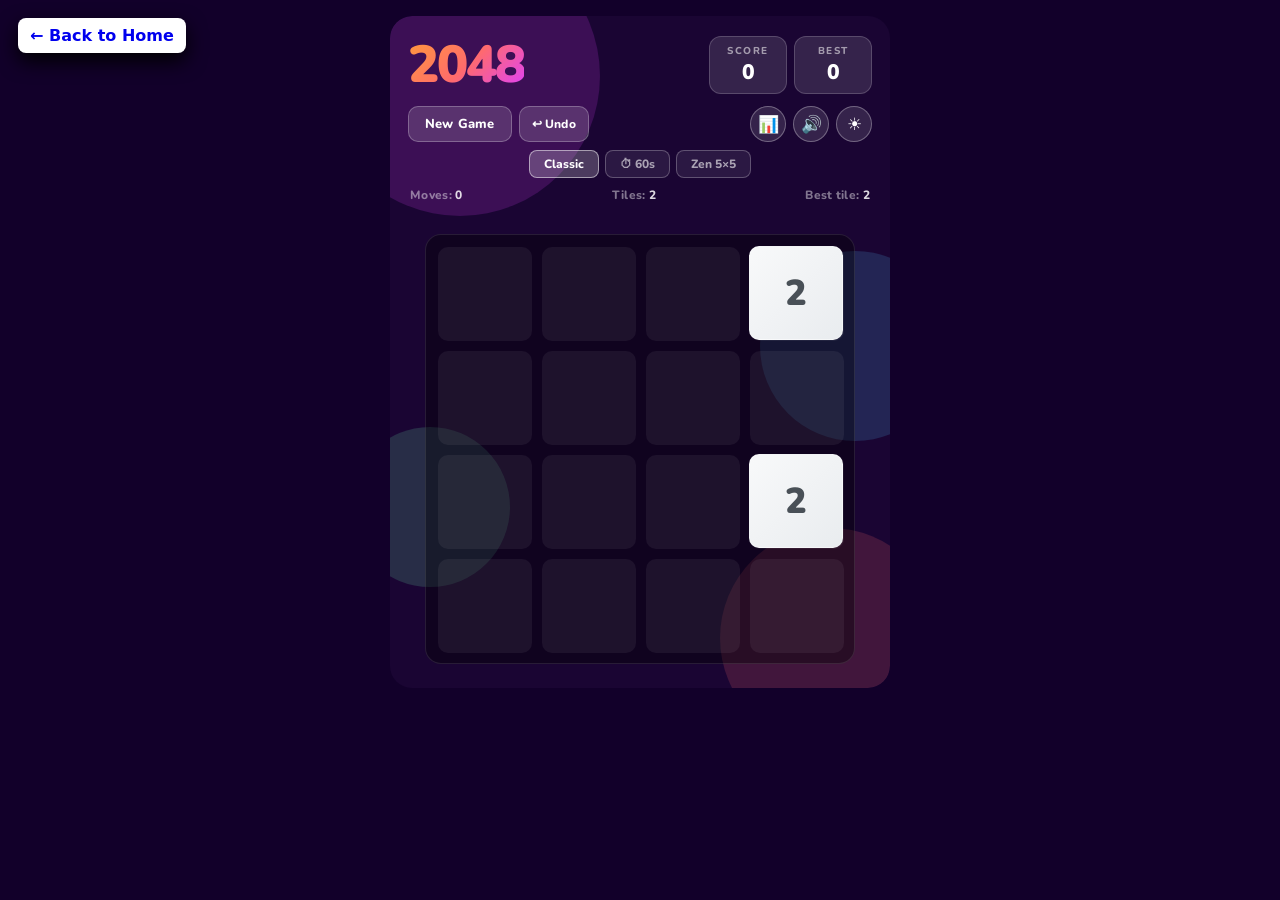
<file: public/2048_game/index.html>
<!DOCTYPE html>
<html lang="en">

<head>
  <meta charset="UTF-8" />
  <meta name="viewport" content="width=device-width, initial-scale=1.0" />
  <meta name="description" content="2048 — A beautiful, feature-rich tile puzzle game." />
  <title>2048</title>
  <link rel="preconnect" href="https://fonts.googleapis.com" />
  <link href="https://fonts.googleapis.com/css2?family=Nunito:wght@700;800;900&display=swap" rel="stylesheet" />
  <link rel="stylesheet" href="style.css" />
</head>

<body class="light">
<a href="/" class="project-back-button" style="position:fixed;left:18px;top:18px;padding:8px 12px;border-radius:8px;background:white;text-decoration:none;z-index:9999;font-weight:700;font-family:Inter, system-ui, sans-serif;box-shadow:0 8px 20px rgba(0, 0, 0);">← Back to Home</a>


  <div id="g">
    <!-- Animated background blobs -->
    <div class="blobs" aria-hidden="true">
      <div class="blob b1"></div>
      <div class="blob b2"></div>
      <div class="blob b3"></div>
      <div class="blob b4"></div>
    </div>

    <!-- Confetti canvas -->
    <canvas id="confetti-canvas" aria-hidden="true"></canvas>

    <div id="inner">

      <!-- Header: logo + scores -->
      <header class="hdr">
        <h1 class="logo" aria-label="2048">2048</h1>
        <div class="score-row" role="status" aria-live="polite" aria-label="Scores">
          <div class="sc" id="sc">
            <div class="sc-lbl">score</div>
            <div class="sc-val" id="sv">0</div>
          </div>
          <div class="sc" id="bc">
            <div class="sc-lbl">best</div>
            <div class="sc-val" id="bv">0</div>
          </div>
        </div>
      </header>

      <!-- Controls -->
      <div class="ctrl">
        <div class="btns">
          <button class="btn" id="nb" aria-label="New Game">New Game</button>
          <button class="btn sm" id="ub" aria-label="Undo last move">↩ Undo</button>
        </div>
        <div class="top-icons">
          <button class="icon-btn" id="stbtn" title="View Stats" aria-label="View Stats">📊</button>
          <button class="icon-btn" id="sdbtn" title="Toggle Sound" aria-label="Toggle Sound">🔊</button>
          <button class="icon-btn" id="tb" title="Toggle Theme" aria-label="Toggle Theme">☀</button>
        </div>
      </div>

      <!-- Mode selector -->
      <div class="mode-row" role="group" aria-label="Game mode">
  <button class="mode-btn active" data-mode="classic">Classic</button>
  <button class="mode-btn" data-mode="timed">⏱ 60s</button>
  <button class="mode-btn" data-mode="zen">Zen 5×5</button>
</div>

      <!-- Timer bar (timed mode only) -->
      <div class="timer-bar" id="tbar" aria-hidden="true">
        <div class="timer-fill" id="tfill" style="width:100%"></div>
      </div>

      <!-- Live metadata -->
      <div class="meta-row" role="status" aria-live="polite">
        <div class="meta-item">Moves: <span id="moves-val">0</span></div>
        <div class="meta-item">Tiles: <span id="tiles-val">2</span></div>
        <div class="meta-item">Best tile: <span id="btile-val">2</span></div>
      </div>

      <!-- Combo streak -->
      <div class="streak" id="streak" role="status" aria-live="polite"></div>

      
   <!-- Game board wrapper -->
<div class="wrap" id="wr">
  <div class="board" id="bd" role="grid" aria-label="Game board"></div>
  <div class="tiles-layer" id="tl" aria-hidden="true"></div>

  <!-- Game-over / win overlay -->
  <div
  id="ov"
  class="ov"
  style="display:none"
  role="dialog"
  aria-modal="true"
  aria-label="Game result">
</div>

  <!-- Achievement pop-up -->
  <div class="achievement" id="ach" role="alert">
    <div class="ach-title">Achievement Unlocked</div>
    <div id="ach-msg"></div>
  </div>

  <!-- Toast notification -->
  <div class="toast" id="toast" role="status" aria-live="polite"></div>
  <div class="hint-arrow" id="hint-arrow"></div>

  <!-- Stats modal -->
  <div class="stats-modal" id="stats-modal" role="dialog" aria-modal="true" aria-label="Your Statistics">
    <div class="stats-inner">
      <h2 class="stats-title">Your Stats</h2>

      <div class="stats-grid">
        <div class="stat-card"><div class="lbl">Best Score</div><div class="val" id="st-best">0</div></div>
        <div class="stat-card"><div class="lbl">Games Played</div><div class="val" id="st-games">0</div></div>
        <div class="stat-card"><div class="lbl">Wins</div><div class="val" id="st-wins">0</div></div>
        <div class="stat-card"><div class="lbl">Best Tile</div><div class="val" id="st-tile">2</div></div>
      </div>

      <div class="ach-list">
        <div class="ach-list-title">Achievements</div>
        <div id="ach-badges"></div>
      </div>

      <button class="btn" id="close-stats">Close</button>
    </div>
  </div>

</div><!-- /.wrap -->

    </div><!-- /#inner -->
  </div><!-- /#g -->

  <script src="script.js"></script>
</body>

</html>
</file>
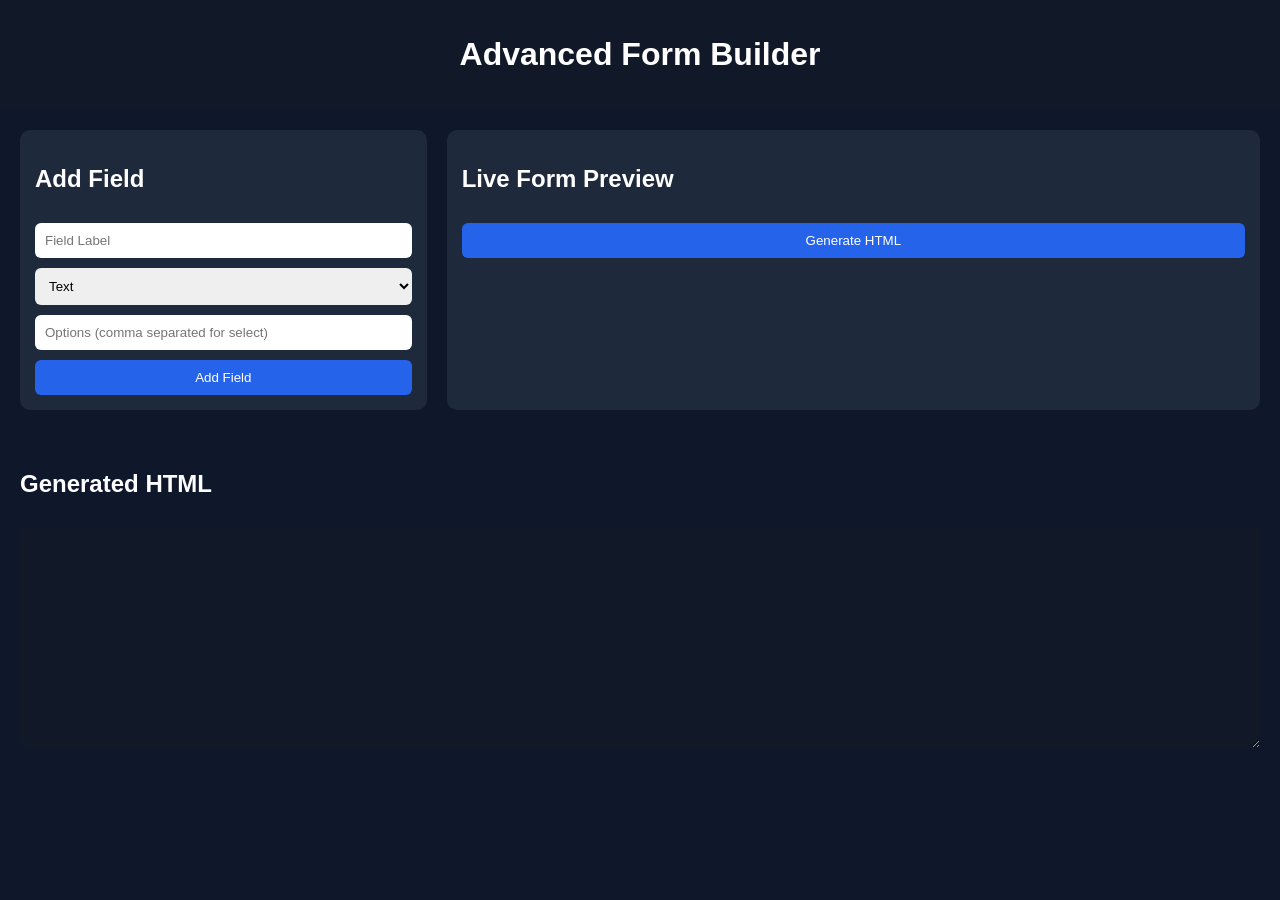
<file: public/AdvancedFormBuilder/index.html>
<!DOCTYPE html>
<html lang="en">
<head>
<meta charset="UTF-8">
<meta name="viewport" content="width=device-width, initial-scale=1.0">
<title>Advanced Form Builder</title>
<link rel="stylesheet" href="style.css">
</head>
<body>

<header>
  <h1>Advanced Form Builder</h1>
</header>

<div class="container">

  <!-- Builder Panel -->
  <div class="builder">
    <h2>Add Field</h2>

    <input type="text" id="labelInput" placeholder="Field Label">

    <select id="typeInput">
      <option value="text">Text</option>
      <option value="email">Email</option>
      <option value="number">Number</option>
      <option value="select">Select</option>
      <option value="checkbox">Checkbox</option>
    </select>

    <input type="text" id="optionsInput" placeholder="Options (comma separated for select)">

    <button id="addField">Add Field</button>
  </div>

  <!-- Live Preview -->
  <div class="preview">
    <h2>Live Form Preview</h2>
    <form id="formPreview"></form>
    <button id="generateCode">Generate HTML</button>
  </div>

</div>

<!-- Output -->
<div class="output">
  <h2>Generated HTML</h2>
  <textarea id="codeOutput" readonly></textarea>
</div>

<script src="script.js"></script>
</body>
</html>
</file>
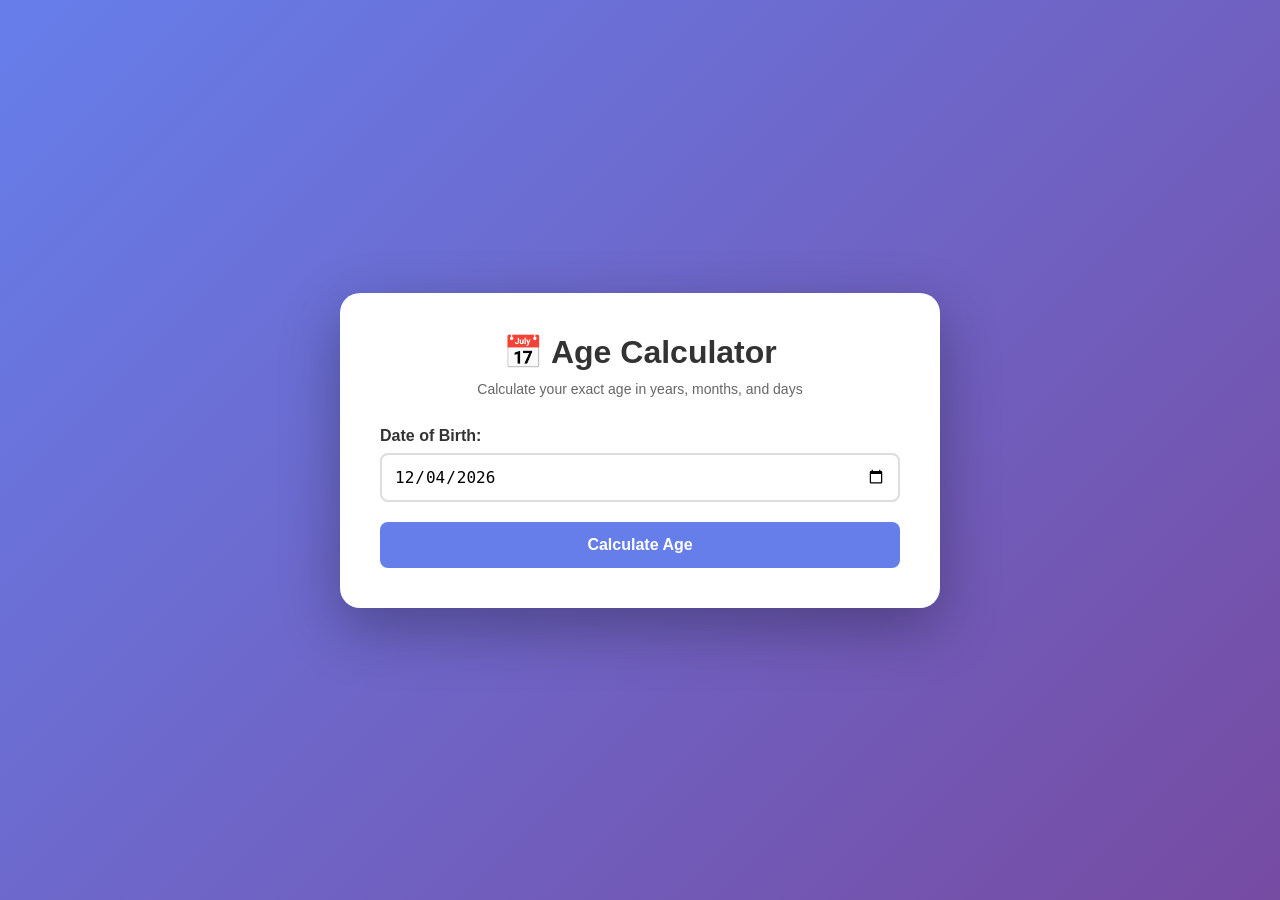
<file: public/age-calculator/index.html>
<!DOCTYPE html>
<html lang="en">
<head>
    <meta charset="UTF-8">
    <meta name="viewport" content="width=device-width, initial-scale=1.0">
    <title>Age Calculator</title>
    <link rel="stylesheet" href="style.css">
</head>
<body>
    <div class="container">
        <h1>📅 Age Calculator</h1>
        <p class="subtitle">Calculate your exact age in years, months, and days</p>

        <div class="input-group">
            <label for="dob">Date of Birth:</label>
            <input type="date" id="dob" class="date-input">
        </div>

        <button id="calculate-btn" class="calculate-btn">Calculate Age</button>

        <div class="result" id="result" style="display: none;">
            <h2>Your Age</h2>
            <div class="age-details">
                <div class="age-card">
                    <span class="age-number" id="years">0</span>
                    <span class="age-label">Years</span>
                </div>
                <div class="age-card">
                    <span class="age-number" id="months">0</span>
                    <span class="age-label">Months</span>
                </div>
                <div class="age-card">
                    <span class="age-number" id="days">0</span>
                    <span class="age-label">Days</span>
                </div>
            </div>
            
            <div class="extra-info">
                <div class="info-item">
                    <span class="info-label">Next Birthday:</span>
                    <span id="next-birthday">-</span>
                </div>
                <div class="info-item">
                    <span class="info-label">Days Until Birthday:</span>
                    <span id="days-until">-</span>
                </div>
                <div class="info-item">
                    <span class="info-label">Zodiac Sign:</span>
                    <span id="zodiac">-</span>
                </div>
                <div class="info-item">
                    <span class="info-label">Total Weeks:</span>
                    <span id="weeks">-</span>
                </div>
                <div class="info-item">
                    <span class="info-label">Total Hours:</span>
                    <span id="hours">-</span>
                </div>
                <div class="info-item">
                    <span class="info-label">Time Spent Sleeping:</span>
                    <span id="sleep-time">-</span>
                </div>
            </div>

            <div class="milestones-container">
                <h3>🏆 Metric Milestones</h3>
                <div class="extra-info" id="milestones-list">
                    <!-- Milestones injected here -->
                </div>
            </div>

            <button id="share-btn" class="share-btn">Share Your Stats</button>
        </div>
    </div>
    <script src="script.js"></script>
</body>
</html>
</file>
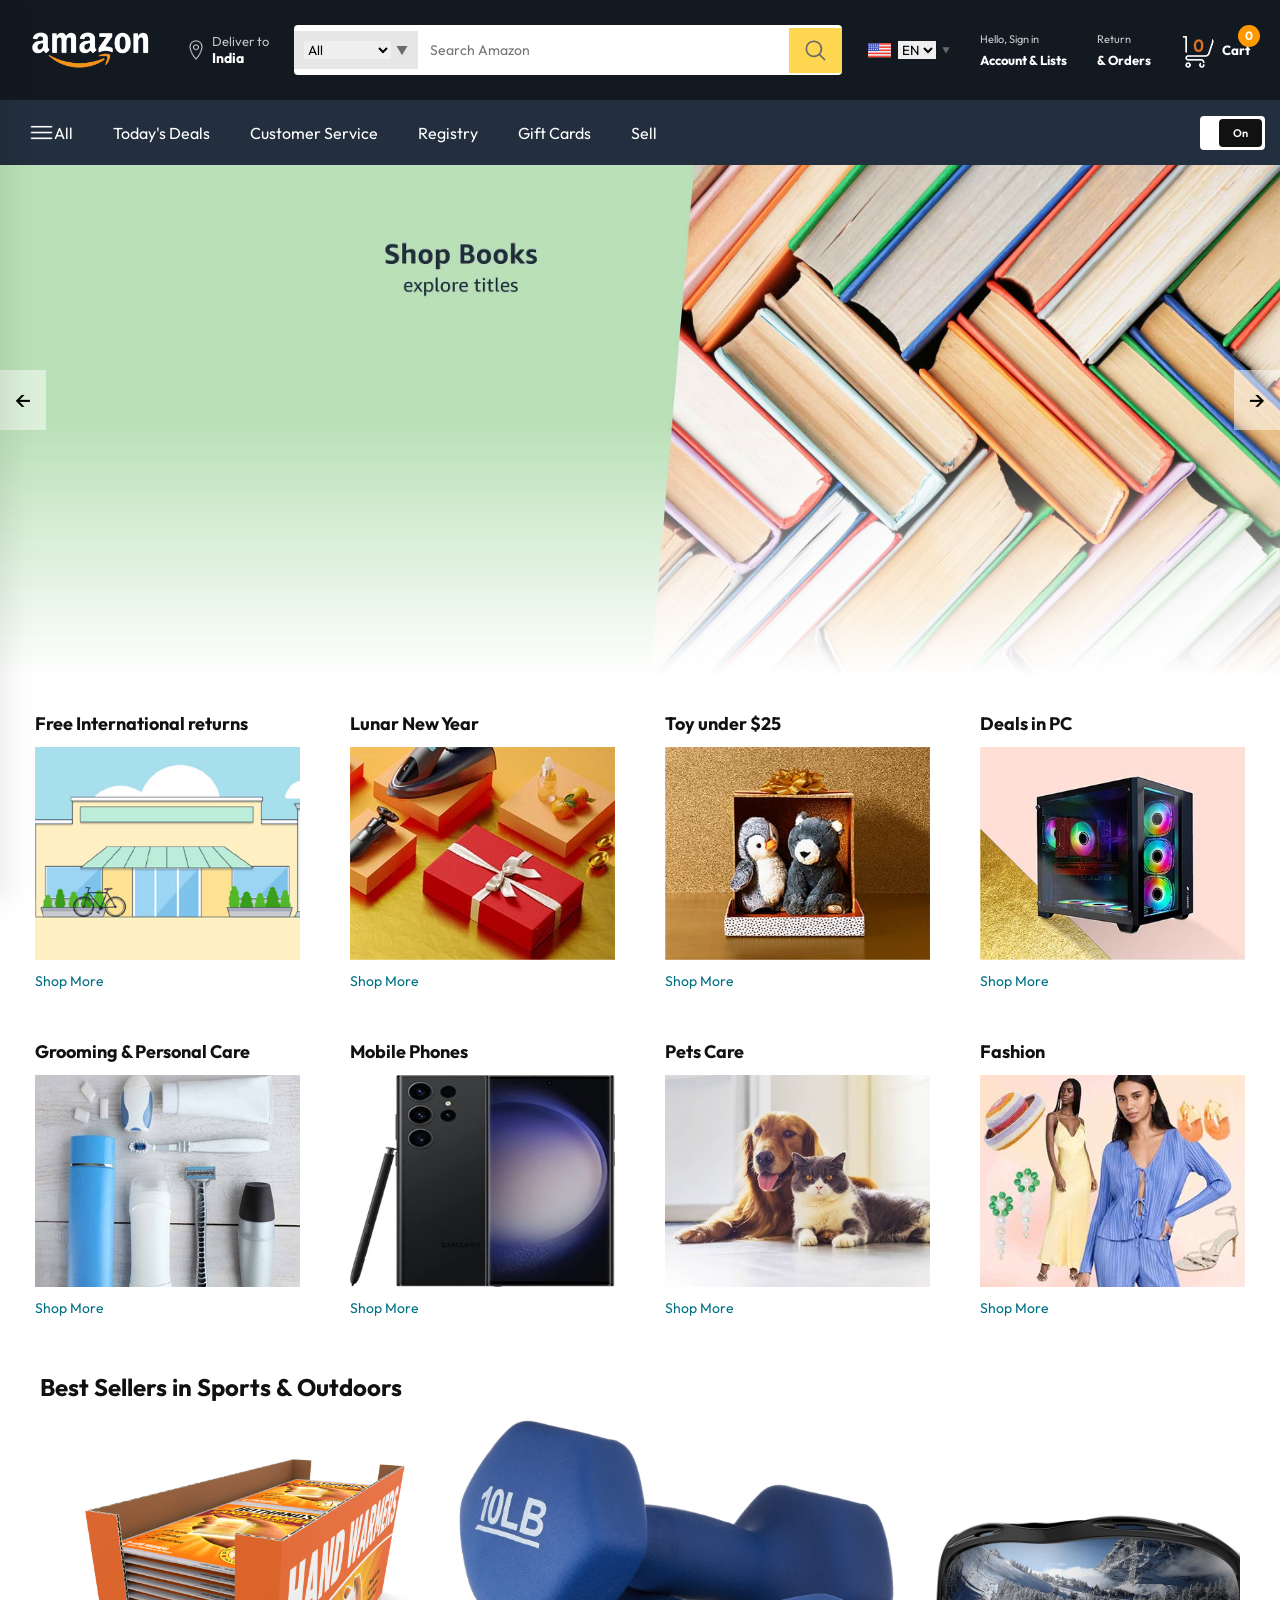
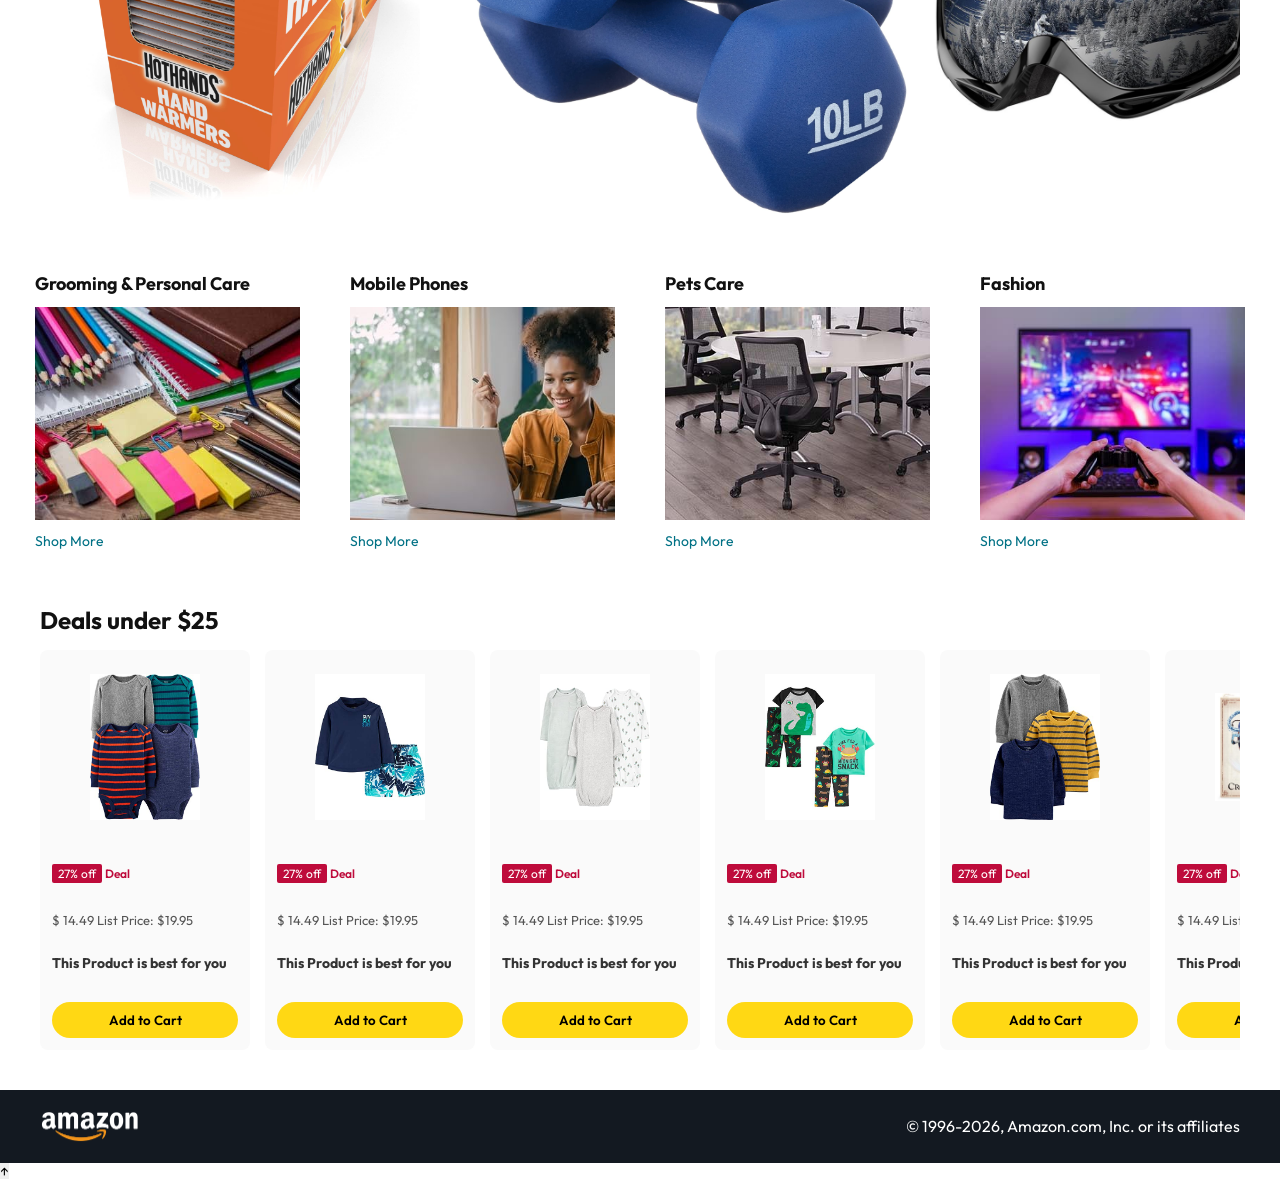
<file: public/Amazon-App/index.html>
<!DOCTYPE html>
<html lang="en">

<head>
    <meta charset="UTF-8">
    <meta name="viewport" content="width=device-width, initial-scale=1.0, viewport-fit=cover, user-scalable=yes">
    <meta name="apple-mobile-web-app-capable" content="yes">
    <meta name="apple-mobile-web-app-status-bar-style" content="black-translucent">
    <meta name="theme-color" content="#131921">
    <title>Amazon Clone </title>
    <link rel="stylesheet" href="style.css">
    <link rel="stylesheet" href="https://cdnjs.cloudflare.com/ajax/libs/font-awesome/6.4.0/css/all.min.css">
</head>

<body>
    <!-- sidebar.html -->
    <!-- Sidebar Overlay -->
    <div id="sidebar-overlay" class="sidebar-overlay"></div>

    <!-- Sidebar Container -->
    <aside id="sidebar" class="sidebar">
        <!-- Sidebar Navigation -->
        <nav class="sidebar-nav">
            <img src="./assets/amazon_logo.png" width="120" alt="Amazon Logo" class="sidebar-logo" style="background-color: black; height: 60px;">
           
         <div class="sidebar-search">
            <input type="search" class="nav-search-input" placeholder="Search Amazon" aria-label="Search">
            <button type="button" class="nav-search-icon" aria-label="Search Button">
                <img src="./assets/search_icon.png" alt="">
        </div>

            <button class="nav-cart" type="button" aria-label="Shopping Cart" style="background-color: black;">
                <span class="cart-count">0</span>
                <img src="./assets/cart_icon.png" width="35" alt="">
                <h4>Cart</h4>
            </button>


            <!-- Shop by Category (Accordion) -->
            <div class="sidebar-accordion accordion-open">
                <button type="button" class="accordion-header" onclick="toggleSidebarAccordion(this)">
                    <span class="header-title">
                        <span class="header-icon bag-icon"><i class="fa-solid fa-box-open"></i></span>
                        Shop by Category
                    </span>
                    <i class="fa-solid fa-chevron-up accordion-chevron"></i>
                </button>
                <div class="accordion-content">
                    <ul class="category-list">
                        <li>
                            <span class="cat-icon bg-blue"><i class="fa-solid fa-laptop"></i></span>
                            <span class="cat-text">Electronics</span>
                        </li>
                        <li>
                            <span class="cat-icon bg-pink"><i class="fa-solid fa-shirt"></i></span>
                            <span class="cat-text">Fashion</span>
                        </li>
                        <li>
                            <span class="cat-icon bg-orange"><i class="fa-solid fa-utensils"></i></span>
                            <span class="cat-text">Home & Kitchen</span>
                        </li>
                        <li>
                            <span class="cat-icon bg-green"><i class="fa-solid fa-puzzle-piece"></i></span>
                            <span class="cat-text">Toys & Games</span>
                        </li>
                        <li>
                            <span class="cat-icon bg-yellow"><i class="fa-solid fa-book"></i></span>
                            <span class="cat-text">Books</span>
                        </li>
                        <li>
                            <span class="cat-icon bg-red"><i class="fa-solid fa-spa"></i></span>
                            <span class="cat-text">Beauty & Health</span>
                        </li>
                        <li>
                            <span class="cat-icon bg-slate"><i class="fa-solid fa-car"></i></span>
                            <span class="cat-text">Automotive</span>
                        </li>
                    </ul>
                </div>
            </div>

            <!-- Deals & Offers (Simple Link) -->
            <a href="#" class="sidebar-link">
                <span class="header-icon tag-icon"><i class="fa-solid fa-tag"></i></span>
                Deals & Offers
            </a>

            <!-- My Account (Accordion) -->
            <div class="sidebar-accordion">
                <button type="button" class="accordion-header" onclick="toggleSidebarAccordion(this)">
                    <span class="header-title">
                        <span class="header-icon user-icon"><i class="fa-solid fa-user"></i></span>
                        My Account
                    </span>
                    <i class="fa-solid fa-chevron-down accordion-chevron"></i>
                </button>
                <div class="accordion-content">
                    <ul class="submenu-list">
                        <li>Profile</li>
                        <li>Orders</li>
                        <li>Wishlist</li>
                        <li>Settings</li>
                         <li onclick="signOut()">Sign Out</li>
                    </ul>
                </div>
            </div>

            <!-- Support (Accordion) -->
            <div class="sidebar-accordion">
                <button type="button" class="accordion-header" onclick="toggleSidebarAccordion(this)">
                    <span class="header-title">
                        <span class="header-icon support-icon"><i class="fa-solid fa-headset"></i></span>
                        Support
                    </span>
                    <i class="fa-solid fa-chevron-down accordion-chevron"></i>
                </button>
                <div class="accordion-content">
                    <ul class="submenu-list">
                        <li>Help Center</li>
                        <li>FAQs</li>
                    </ul>
                </div>
            </div>

        </nav>

        <!-- Theme Toggle Section -->
        <div class="sidebar-footer">
            <div class="theme-switch-container">
                <div class="theme-option light-option" id="sb-theme-light-btn">
                    <i class="fa-solid fa-sun icon-sun"></i>
                    <span>Light</span>
                </div>
                <div class="theme-option dark-option" id="sb-theme-dark-btn">
                    <span class="circle-radio"></span>
                    <span>Dark</span>
                </div>
                <div class="sb-toggle-switch" id="sb-theme-toggle">
                    <div class="sb-toggle-knob"></div>
                </div>
            </div>
        </div>
    </aside>

   <nav>
        <a href="/" class="nav-logo">
            <img src="./assets/amazon_logo.png" alt="Amazon Logo">
        </a>
        <div class="nav-country">
            <img src="./assets/location_icon.png" height="20" alt="Location">
            <div>
                <p>Deliver to</p>
                <h1>India</h1>
            </div>
        </div>

        <div class="nav-search">
            <div class="nav-search-category">
                <select name="category" id="category" aria-label="Product Category">
                    <option value="all">All</option>
                    <option value="books">Books</option>
                    <option value="electronics">Electronics</option>
                    <option value="fashion">Fashion</option>
                    <option value="home">Home</option>
                    <option value="toys">Toys</option>
                    <option value="sports">Sports</option>
                    <option value="beauty">Beauty</option>
                    <option value="grocery">Grocery</option>
                </select>
                <img src="./assets/dropdown_icon.png" height="12" alt="">
            </div>
            <input type="search" class="nav-search-input" placeholder="Search Amazon" aria-label="Search">
            <button type="button" class="nav-search-icon" aria-label="Search Button">
                <img src="./assets/search_icon.png" alt="">
            </button>
        </div>

        <div class="nav-right">
            <div class="nav-lang">
                <img src="./assets/us_flag.png" width="25" alt="Language">
                <select name="language" id="language" aria-label="Language Selection">
                    <option value="en">EN</option>
                    <option value="es">ES</option>
                    <option value="fr">FR</option>
                    <option value="de">DE</option>
                    <option value="zh">ZH</option>
                    <option value="jp">JP</option>
                    <option value="hi">HI</option>
                </select>
                <img src="./assets/dropdown_icon.png" width="8" alt="">
            </div>

            <div class="nav-text" id="user-area">
                <p id="open-signin">Hello, Sign in</p>
                <h1>Account & Lists</h1>
            </div>

            <div class="nav-text">
                <p>Return</p>
                <h1>& Orders</h1>
            </div>

            <button class="nav-cart" type="button" aria-label="Shopping Cart">
                <span class="cart-count">0</span>
                <img src="./assets/cart_icon.png" width="35" alt="">
                <h4>Cart</h4>
            </button>
        </div>
    </nav>
    <div class="nav-bottom">
            <div class="MenuSidebar">
            <img src="./assets/menu_icon.png" width="25px" alt="Menu">
            <p>All</p>
        </div>
        <a href="/" role="button">Today's Deals</a>
        <a href="/" role="button">Customer Service</a>
        <a href="/" role="button">Registry</a>
        <a href="/" role="button">Gift Cards</a>
        <a href="/" role="button">Sell</a>

        <button id="dark-mode-btn" type="button" aria-label="Dark Mode Toggle">
            <div class="toggle-switch">
                <div class="toggle-circle">
                    <span id="toggle-text">On</span>
                </div>
            </div>
        </button>
    </div>

    <div class="header-slider">
        <button type="button" class="control_prev" aria-label="Previous Image">&#8592</button>
        <button type="button" class="control_next" aria-label="Next Image">&#8594</button>
        <ul>
            <img src="./assets/header1.jpg" class="header-img" alt="Header Banner 1">
            <img src="./assets/header2.jpg" class="header-img" alt="Header Banner 2">
            <img src="./assets/header3.jpg" class="header-img" alt="Header Banner 3">
            <img src="./assets/header4.jpg" class="header-img" alt="Header Banner 4">
            <img src="./assets/header5.jpg" class="header-img" alt="Header Banner 5">
            <img src="./assets/header6.jpg" class="header-img" alt="Header Banner 6">
        </ul>
    </div>

    <div class="box-row header-box">
        <div class="box-col">
            <h3>Free International returns</h3>
            <img src="./assets/box1-1.jpg" alt="Free International returns">
            <a href="/">Shop More</a>
        </div>
        <div class="box-col">
            <h3>Lunar New Year</h3>
            <img src="./assets/box1-2.jpg" alt="Lunar New Year">
            <a href="/">Shop More</a>
        </div>
        <div class="box-col">
            <h3>Toy under $25</h3>
            <img src="./assets/box1-3.jpg" alt="Toy under $25">
            <a href="/">Shop More</a>
        </div>
        <div class="box-col">
            <h3>Deals in PC</h3>
            <img src="./assets/box1-4.jpg" alt="Deals in PC">
            <a href="/">Shop More</a>
        </div>
    </div>
    <div class="box-row header-box">
        <div class="box-col">
            <h3>Grooming & Personal Care</h3>
            <img src="./assets/box2-1.jpg" alt="Grooming & Personal Care">
            <a href="/">Shop More</a>
        </div>
        <div class="box-col">
            <h3>Mobile Phones</h3>
            <img src="./assets/box2-2.jpg" alt="Mobile Phones">
            <a href="/">Shop More</a>
        </div>
        <div class="box-col">
            <h3>Pets Care</h3>
            <img src="./assets/box2-3.jpg" alt="Pets Care">
            <a href="/">Shop More</a>
        </div>
        <div class="box-col">
            <h3>Fashion</h3>
            <img src="./assets/box2-4.jpg" alt="Fashion">
            <a href="/">Shop More</a>
        </div>
    </div>

    <div class="products-slider">
        <h2>Best Sellers in Sports & Outdoors</h2>
        <div class="products">
            <img src="./assets/product1-1.jpg" alt="">
            <img src="./assets/product1-2.jpg" alt="">
            <img src="./assets/product1-3.jpg" alt="">
            <img src="./assets/product1-4.jpg" alt="">
            <img src="./assets/product1-5.jpg" alt="">
            <img src="./assets/product1-6.jpg" alt="">
            <img src="./assets/product1-7.jpg" alt="">
            <img src="./assets/product1-8.jpg" alt="">
            <img src="./assets/product1-9.jpg" alt="">
            <img src="./assets/product1-10.jpg" alt="">

        </div>
    </div>

    <div class="box-row header-box">
        <div class="box-col">
            <h3>Grooming & Personal Care</h3>
            <img src="./assets/box3-1.jpg" alt="">
            <a href="/">Shop More</a>
        </div>
        <div class="box-col">
            <h3>Mobile Phones</h3>
            <img src="./assets/box3-2.jpg" alt="">
            <a href="/">Shop More</a>
        </div>
        <div class="box-col">
            <h3>Pets Care</h3>
            <img src="./assets/box3-3.jpg" alt="">
            <a href="/">Shop More</a>
        </div>
        <div class="box-col">
            <h3>Fashion</h3>
            <img src="./assets/box3-4.jpg" alt="">
            <a href="/">Shop More</a>
        </div>
    </div>

    <div class="products-slider-with-price">
        <h2>Deals under $25</h2>
        <div class="products">
            <div class="product-card">
                <div class="product-img-container">
                    <img src="./assets/product2-1.jpg" alt="Product 1">
                </div>
                <div class="product-offer">
                    <p>27% off</p>
                    <span>Deal</span>
                </div>
                <p class="product-price">$ <span>14.49</span> List Price: $19.95</p>
                <h4>This Product is best for you</h4>
            </div>
            <div class="product-card">
                <div class="product-img-container">
                    <img src="./assets/product2-2.jpg" alt="Product 2">
                </div>
                <div class="product-offer">
                    <p>27% off</p>
                    <span>Deal</span>
                </div>
                <p class="product-price">$ <span>14.49</span> List Price: $19.95</p>
                <h4>This Product is best for you</h4>
            </div>

            <div class="product-card">
                <div class="product-img-container">
                    <img src="./assets/product2-3.jpg" alt="Product 3">
                </div>
                <div class="product-offer">
                    <p>27% off</p>
                    <span>Deal</span>
                </div>
                <p class="product-price">$ <span>14.49</span> List Price: $19.95</p>
                <h4>This Product is best for you</h4>
            </div>

            <div class="product-card">
                <div class="product-img-container">
                    <img src="./assets/product2-4.jpg" alt="Product 4">
                </div>
                <div class="product-offer">
                    <p>27% off</p>
                    <span>Deal</span>
                </div>
                <p class="product-price">$ <span>14.49</span> List Price: $19.95</p>
                <h4>This Product is best for you</h4>
            </div>

            <div class="product-card">
                <div class="product-img-container">
                    <img src="./assets/product2-5.jpg" alt="Product 5">
                </div>
                <div class="product-offer">
                    <p>27% off</p>
                    <span>Deal</span>
                </div>
                <p class="product-price">$ <span>14.49</span> List Price: $19.95</p>
                <h4>This Product is best for you</h4>
            </div>

            <div class="product-card">
                <div class="product-img-container">
                    <img src="./assets/product2-6.jpg" alt="Product 6">
                </div>
                <div class="product-offer">
                    <p>27% off</p>
                    <span>Deal</span>
                </div>
                <p class="product-price">$ <span>14.49</span> List Price: $19.95</p>
                <h4>This Product is best for you</h4>
            </div>

            <div class="product-card">
                <div class="product-img-container">
                    <img src="./assets/product2-7.jpg" alt="Product 7">
                </div>
                <div class="product-offer">
                    <p>27% off</p>
                    <span>Deal</span>
                </div>
                <p class="product-price">$ <span>14.49</span> List Price: $19.95</p>
                <h4>This Product is best for you</h4>
            </div>

            <div class="product-card">
                <div class="product-img-container">
                    <img src="./assets/product2-8.jpg" alt="Product 8">
                </div>
                <div class="product-offer">
                    <p>27% off</p>
                    <span>Deal</span>
                </div>
                <p class="product-price">$ <span>14.49</span> List Price: $19.95</p>
                <h4>This Product is best for you</h4>
            </div>

            <div class="product-card">
                <div class="product-img-container">
                    <img src="./assets/product2-9.jpg" alt="Product 9">
                </div>
                <div class="product-offer">
                    <p>27% off</p>
                    <span>Deal</span>
                </div>
                <p class="product-price">$ <span>14.49</span> List Price: $19.95</p>
                <h4>This Product is best for you</h4>
            </div>

            <div class="product-card">
                <div class="product-img-container">
                    <img src="./assets/product2-10.jpg" alt="Product 10">
                </div>
                <div class="product-offer">
                    <p>27% off</p>
                    <span>Deal</span>
                </div>
                <p class="product-price">$ <span>14.49</span> List Price: $19.95</p>
                <h4>This Product is best for you</h4>
            </div>

            <div class="product-card">
                <div class="product-img-container">
                    <img src="./assets/product2-11.jpg" alt="">
                </div>
                <div class="product-offer">
                    <p>27% off</p>
                    <span>Deal</span>
                </div>
                <p class="product-price">$ <span>14.49</span> List Price: $19.95</p>
                <h4>This Product is best for you</h4>
            </div>

            <div class="product-card">
                <div class="product-img-container">
                    <img src="./assets/product2-12.jpg" alt="">
                </div>
                <div class="product-offer">
                    <p>27% off</p>
                    <span>Deal</span>
                </div>
                <p class="product-price">$ <span>14.49</span> List Price: $19.95</p>
                <h4>This Product is best for you</h4>
            </div>
        </div>
    </div>

    
    <footer>
        <img src="./assets/amazon_logo.png" width="100px" alt="">
        <p>© 1996-2026, Amazon.com, Inc. or its affiliates</p>
    </footer>
    <script src="script.js"></script>

    <!-- SIGN IN MODAL -->

    <div class="auth-modal" id="signin-modal">

        <div class="auth-box">

            <span class="close-btn" role="button" aria-label="Close">&times;</span>

            <img src="./assets/amazon_logo.png" width="120" alt="Amazon Logo">

            <h2>Sign In</h2>

            <input type="email" id="signin-email" placeholder="Email" autocomplete="email" inputmode="email" required>

            <input type="password" id="signin-password" placeholder="Password" autocomplete="current-password" required>

            <button id="signin-btn" type="button">
                Continue
            </button>

            <p>
                New to Amazon?
                <span id="show-signup" role="button">
                    Create account
                </span>
            </p>

        </div>

    </div>


    <!-- SIGN UP MODAL -->

    <div class="auth-modal" id="signup-modal">

        <div class="auth-box">

            <span class="close-btn signup-close" role="button" aria-label="Close">
                &times;
            </span>

            <img src="./assets/amazon_logo.png" width="120" alt="Amazon Logo">

            <h2>Create Account</h2>

            <input type="text" id="signup-name" placeholder="Your Name" autocomplete="name" inputmode="text" required>

            <input type="email" id="signup-email" placeholder="Email" autocomplete="email" inputmode="email" required>

            <input type="password" id="signup-password" placeholder="Password" autocomplete="new-password" required>

            <button id="signup-btn" type="button">
                Create Account
            </button>

        </div>

    </div>
</body>
</html>
</file>
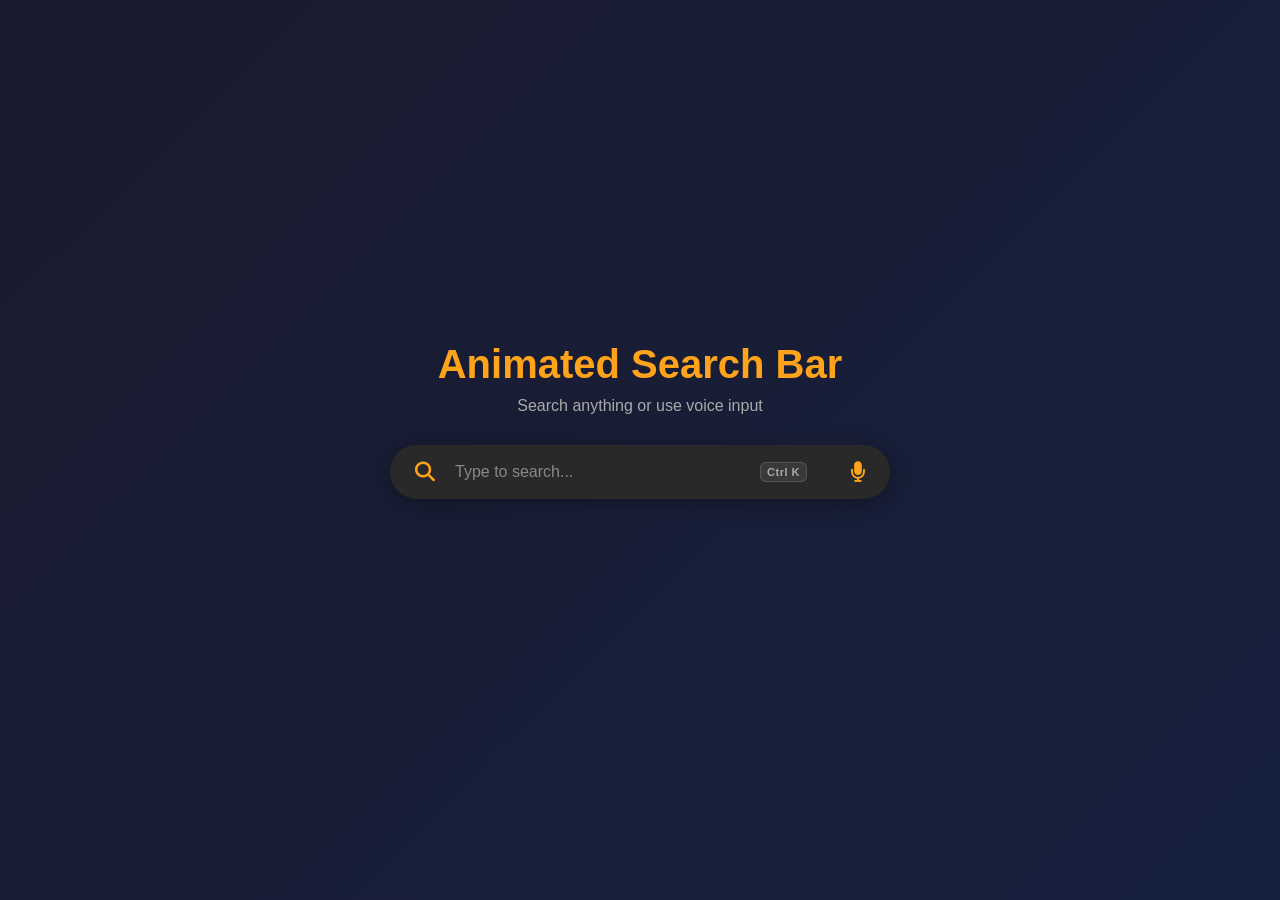
<file: public/Animated Searchbar/index.html>
<!DOCTYPE html>
<html lang="en">
<head>
  <meta charset="UTF-8">
  <meta name="viewport" content="width=device-width, initial-scale=1.0">
  <title>Animated Search Bar</title>
  <link rel="icon" type="image/svg+xml" href="favicon.svg">
  <link rel="stylesheet" href="https://cdnjs.cloudflare.com/ajax/libs/font-awesome/6.5.1/css/all.min.css">
  <link rel="stylesheet" href="style.css">
</head>
<body>

  <h1>Animated Search Bar</h1>
  <p class="subtitle">Search anything or use voice input</p>

  <div class="search-wrapper">
    <div class="container">
      <i class="fa-solid fa-magnifying-glass magnifier" aria-label="Search" role="button" tabindex="0"></i>
      <input 
        type="text" 
        class="input" 
        placeholder="Type to search..." 
        aria-label="Search input"
        autocomplete="off"
      />
      <kbd class="shortcut-badge">Ctrl K</kbd>
      <i class="fa-solid fa-xmark clear-icon" aria-label="Clear search" role="button" tabindex="0"></i>
      <i class="fa-solid fa-microphone mic-icon" aria-label="Voice search" role="button" tabindex="0"></i>
      <div class="loading-spinner"></div>
    </div>

    <div class="suggestions-box" id="suggestions"></div>
  </div>

  <div id="result" class="result-box"></div>

  <script src="app.js"></script>
</body>
</html>
</file>
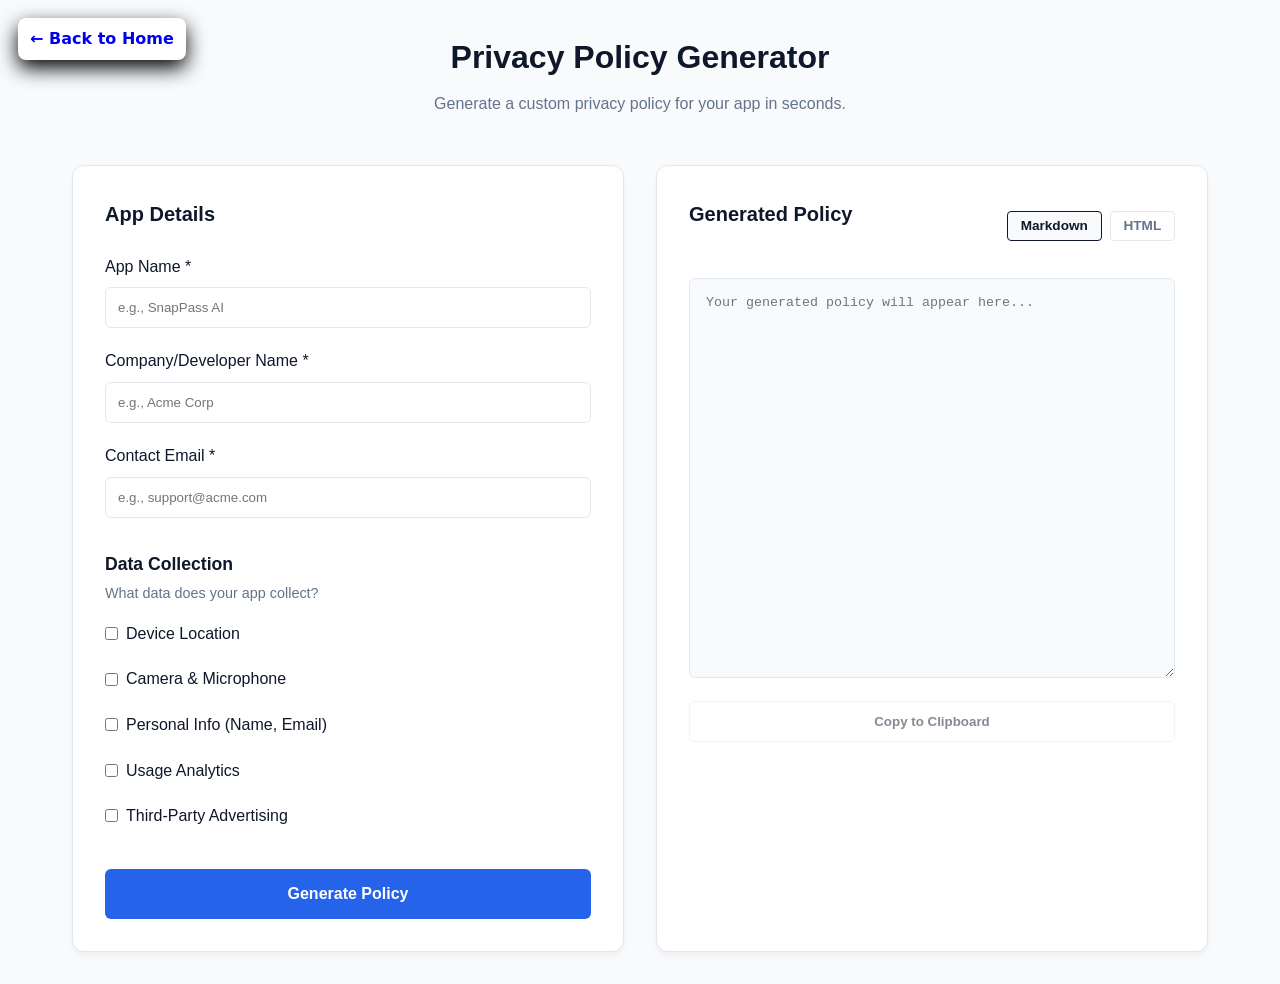
<file: public/AppPrivacyPolicyGenerator/index.html>
<!DOCTYPE html>
<html lang="en">

<head>
    <meta charset="UTF-8">
    <meta name="viewport" content="width=device-width, initial-scale=1.0">
    <title>App Privacy Policy Generator</title>
    <link rel="stylesheet" href="style.css">
</head>

<body>
<a href="/" class="project-back-button" style="position:fixed;left:18px;top:18px;padding:8px 12px;border-radius:8px;background:white;text-decoration:none;z-index:9999;font-weight:700;font-family:Inter, system-ui, sans-serif;box-shadow:0 8px 20px rgba(0, 0, 0);">← Back to Home</a>

    <div class="container">
        <header>
            <h1>Privacy Policy Generator</h1>
            <p>Generate a custom privacy policy for your app in seconds.</p>
        </header>

        <main class="grid">
            <section class="card input-section">
                <h2>App Details</h2>
                <form id="policyForm">
                    <div class="form-group">
                        <label for="appName">App Name *</label>
                        <input type="text" id="appName" required placeholder="e.g., SnapPass AI">
                    </div>

                    <div class="form-group">
                        <label for="companyName">Company/Developer Name *</label>
                        <input type="text" id="companyName" required placeholder="e.g., Acme Corp">
                    </div>

                    <div class="form-group">
                        <label for="contactEmail">Contact Email *</label>
                        <input type="email" id="contactEmail" required placeholder="e.g., support@acme.com">
                    </div>

                    <h3 class="subsection-title">Data Collection</h3>
                    <p class="subtitle">What data does your app collect?</p>

                    <div class="checkbox-group">
                        <label><input type="checkbox" id="dataLocation" value="Location"> Device Location</label>
                        <label><input type="checkbox" id="dataCamera" value="Camera"> Camera & Microphone</label>
                        <label><input type="checkbox" id="dataPersonal" value="Personal Info"> Personal Info (Name,
                            Email)</label>
                        <label><input type="checkbox" id="dataAnalytics" value="Analytics"> Usage Analytics</label>
                        <label><input type="checkbox" id="dataAds" value="Ads"> Third-Party Advertising</label>
                    </div>

                    <button type="submit" class="btn-primary">Generate Policy</button>
                </form>
            </section>

            <section class="card output-section">
                <div class="output-header">
                    <h2>Generated Policy</h2>
                    <div class="tabs">
                        <button class="tab-btn active" data-tab="markdown">Markdown</button>
                        <button class="tab-btn" data-tab="html">HTML</button>
                    </div>
                </div>

                <div class="output-container">
                    <textarea id="outputText" readonly
                        placeholder="Your generated policy will appear here..."></textarea>
                </div>

                <button id="copyBtn" class="btn-secondary" disabled>Copy to Clipboard</button>
            </section>
        </main>
    </div>

    <script src="script.js"></script>
</body>

</html>
</file>
<file: public/2048_game/style.css>
/* =============================================
   2048 — style.css
   Author: GSSoC Contribution
   ============================================= */

:root {
  --tile-size: 94px;
  --tile-gap: 10px;
  --board-pad: 12px;
}

/* ---------- Reset ---------- */
*,
*::before,
*::after {
  box-sizing: border-box;
  margin: 0;
  padding: 0;
}

/* ---------- Root variables ---------- */
:root {
  --tile-size: 94px;
  --tile-gap: 10px;
  --board-pad: 12px;
  --radius-tile: 10px;
  --radius-card: 12px;
  --radius-board: 16px;
  --anim-tile: 0.11s ease;
  --font: 'Nunito', sans-serif;
}

/* ---------- Body / App wrapper ---------- */
body {
  font-family: var(--font);
  min-height: 100vh;
  display: flex;
  align-items: flex-start;
  justify-content: center;
  padding: 16px 8px 32px;
  transition: background 0.4s;
}

body.light {
  background: #12002a;
}
body.dark {
  background: #060e1a;
}

#g {
  font-family: var(--font);
  padding: 20px 18px 24px;
  max-width: 500px;
  width: 100%;
  border-radius: 22px;
  position: relative;
  overflow: hidden;
  transition: background 0.4s;
}

body.light #g {
  background: #1a0533;
}
body.dark #g {
  background: #0a1628;
}

/* ---------- Animated background blobs ---------- */
.blobs {
  position: absolute;
  inset: 0;
  pointer-events: none;
  z-index: 0;
  border-radius: 22px;
  overflow: hidden;
}

.blob {
  position: absolute;
  border-radius: 50%;
  opacity: 0.17;
  animation: drift 9s ease-in-out infinite alternate;
}

@keyframes drift {
  0% {
    transform: translate(0, 0) scale(1);
  }
  100% {
    transform: translate(20px, 14px) scale(1.09);
  }
}

/* Light theme blobs */
body.light .b1 {
  width: 280px;
  height: 280px;
  background: #e040fb;
  top: -80px;
  left: -70px;
  animation-delay: 0s;
}
body.light .b2 {
  width: 220px;
  height: 220px;
  background: #ff6b6b;
  bottom: -60px;
  right: -50px;
  animation-delay: -3s;
}
body.light .b3 {
  width: 190px;
  height: 190px;
  background: #4fc3f7;
  top: 35%;
  right: -60px;
  animation-delay: -5s;
}
body.light .b4 {
  width: 160px;
  height: 160px;
  background: #69f0ae;
  bottom: 15%;
  left: -40px;
  animation-delay: -2s;
}

/* Dark theme blobs */
body.dark .b1 {
  width: 280px;
  height: 280px;
  background: #00bcd4;
  top: -80px;
  left: -70px;
  animation-delay: 0s;
}
body.dark .b2 {
  width: 220px;
  height: 220px;
  background: #7c4dff;
  bottom: -60px;
  right: -50px;
  animation-delay: -3s;
}
body.dark .b3 {
  width: 190px;
  height: 190px;
  background: #00e676;
  top: 35%;
  right: -60px;
  animation-delay: -5s;
}
body.dark .b4 {
  width: 160px;
  height: 160px;
  background: #ff6e40;
  bottom: 15%;
  left: -40px;
  animation-delay: -2s;
}

/* ---------- Confetti canvas ---------- */
#confetti-canvas {
  position: absolute;
  inset: 0;
  pointer-events: none;
  z-index: 40;
  border-radius: var(--radius-board);
  width: 100%;
  height: 100%;
}

/* ---------- Inner content ---------- */
#inner {
  position: relative;
  z-index: 1;
}

/* ---------- Header ---------- */
.hdr {
  display: flex;
  justify-content: space-between;
  align-items: center;
  margin-bottom: 12px;
}

.logo {
  font-size: 52px;
  font-weight: 900;
  line-height: 1;
  letter-spacing: -2px;
  background: linear-gradient(135deg, #ff9a3c, #ff6b6b, #e040fb);
  -webkit-background-clip: text;
  -webkit-text-fill-color: transparent;
  background-clip: text;
  user-select: none;
}

body.dark .logo {
  background: linear-gradient(135deg, #00e5ff, #69f0ae, #b388ff);
  -webkit-background-clip: text;
  background-clip: text;
}

/* ---------- Score boxes ---------- */
.score-row {
  display: flex;
  gap: 7px;
}

.sc {
  border-radius: var(--radius-card);
  padding: 7px 14px;
  text-align: center;
  min-width: 78px;
  background: rgba(255, 255, 255, 0.12);
  border: 1px solid rgba(255, 255, 255, 0.18);
  transition: background 0.35s;
}

.sc-lbl {
  font-size: 10px;
  font-weight: 800;
  color: rgba(255, 255, 255, 0.55);
  letter-spacing: 1.5px;
  text-transform: uppercase;
}

.sc-val {
  font-size: 21px;
  font-weight: 900;
  color: #fff;
}

.sc-val.bump {
  animation: sbump 0.2s ease;
}

@keyframes sbump {
  50% {
    transform: scale(1.28);
  }
}

.gold-flash {
  background: linear-gradient(135deg, #f9a825, #ff6f00) !important;
  border-color: transparent !important;
}

/* ---------- Controls ---------- */
.ctrl {
  display: flex;
  justify-content: space-between;
  align-items: center;
  margin-bottom: 8px;
}

.btns {
  display: flex;
  gap: 7px;
}

.btn {
  font-family: var(--font);
  font-weight: 800;
  font-size: 13px;
  border: 1px solid rgba(255, 255, 255, 0.25);
  border-radius: 10px;
  padding: 8px 16px;
  cursor: pointer;
  color: #fff;
  background: rgba(255, 255, 255, 0.15);
  letter-spacing: 0.2px;
  transition:
    transform 0.12s,
    background 0.15s;
}

.btn:hover {
  background: rgba(255, 255, 255, 0.25);
}
.btn:active {
  transform: scale(0.93);
}
.btn.sm {
  padding: 6px 12px;
  font-size: 12px;
}

.top-icons {
  display: flex;
  gap: 7px;
}

.icon-btn {
  background: rgba(255, 255, 255, 0.12);
  border: 1.5px solid rgba(255, 255, 255, 0.3);
  border-radius: 50%;
  width: 36px;
  height: 36px;
  font-size: 17px;
  cursor: pointer;
  display: flex;
  align-items: center;
  justify-content: center;
  transition: transform 0.2s;
  color: #fff;
}

.icon-btn:hover {
  transform: rotate(30deg) scale(1.1);
}

/* ---------- Mode buttons ---------- */
.mode-row {
  display: flex;
  gap: 6px;
  margin-bottom: 9px;
  justify-content: center;
}

.mode-btn {
  font-family: var(--font);
  font-size: 12px;
  font-weight: 800;
  border: 1.5px solid rgba(255, 255, 255, 0.25);
  background: rgba(255, 255, 255, 0.08);
  color: rgba(255, 255, 255, 0.6);
  border-radius: 8px;
  padding: 5px 14px;
  cursor: pointer;
  transition: all 0.2s;
}

.mode-btn.active {
  background: rgba(255, 255, 255, 0.22);
  color: #fff;
  border-color: rgba(255, 255, 255, 0.5);
}

/* ---------- Timer bar ---------- */
.timer-bar {
  height: 4px;
  background: rgba(255, 255, 255, 0.15);
  border-radius: 2px;
  margin-bottom: 9px;
  overflow: hidden;
  display: none;
}

.timer-fill {
  height: 100%;
  border-radius: 2px;
  background: linear-gradient(90deg, #69f0ae, #00bcd4);
  transition:
    width 0.1s linear,
    background 0.4s;
}

.timer-fill.danger {
  background: linear-gradient(90deg, #ff6b6b, #f44336);
}

/* ---------- Meta row ---------- */
.meta-row {
  display: flex;
  justify-content: space-between;
  align-items: center;
  margin-bottom: 7px;
  padding: 0 2px;
}

.meta-item {
  font-size: 12px;
  font-weight: 800;
  color: rgba(255, 255, 255, 0.45);
  letter-spacing: 0.3px;
}

.meta-item span {
  color: rgba(255, 255, 255, 0.85);
}

/* ---------- Combo streak ---------- */
.streak {
  text-align: center;
  font-size: 13px;
  font-weight: 900;
  color: #ffd54f;
  letter-spacing: 0.5px;
  min-height: 17px;
  margin-bottom: 7px;
  opacity: 0;
  transition: opacity 0.3s;
  text-shadow: 0 0 14px rgba(255, 213, 79, 0.9);
}

.streak.show {
  opacity: 1;
}

/* ---------- Board ---------- */
.wrap {
  position: relative;
  width: fit-content;
  margin: 0 auto;
  overflow: visible;
}

.board {
  display: grid;
  grid-template-columns: repeat(4, var(--tile-size));
  grid-template-rows: repeat(4, var(--tile-size));
  gap: var(--tile-gap);
  padding: var(--board-pad);
  border-radius: var(--radius-board);
  transition: background 0.3s;
  position: relative;
  width: fit-content;
  height: fit-content;
}

body.light .board {
  background: rgba(0, 0, 0, 0.38);
  border: 1px solid rgba(255, 255, 255, 0.1);
}

body.dark .board {
  background: rgba(0, 0, 0, 0.5);
  border: 1px solid rgba(255, 255, 255, 0.08);
}

.cell {
  width: var(--tile-size);
  height: var(--tile-size);
  border-radius: var(--radius-tile);
}

body.light .cell {
  background: rgba(255, 255, 255, 0.06);
}
body.dark .cell {
  background: rgba(255, 255, 255, 0.04);
}

/* ---------- Tiles layer ---------- */
.tiles-layer {
  position: absolute;
  inset: 0;
  pointer-events: none;
  z-index: 5;
}

.tile {
  position: absolute;
  border-radius: var(--radius-tile);
  display: flex;
  align-items: center;
  justify-content: center;
  font-family: var(--font);
  font-weight: 900;
  border: 1.5px solid rgba(255, 255, 255, 0.22);
  transition:
    top var(--anim-tile),
    left var(--anim-tile);
  user-select: none;
}

.tile.new {
  animation: tpop 0.2s cubic-bezier(0.34, 1.56, 0.64, 1);
}
.tile.merged {
  animation: tmerge 0.22s cubic-bezier(0.34, 1.56, 0.64, 1);
}

@keyframes tpop {
  0% {
    transform: scale(0) rotate(-8deg);
    opacity: 0;
  }
  65% {
    transform: scale(1.12);
  }
  100% {
    transform: scale(1);
    opacity: 1;
  }
}

@keyframes tmerge {
  45% {
    transform: scale(1.22);
  }
  100% {
    transform: scale(1);
  }
}

/* ---------- Tile colours ---------- */
.tile[data-val='2'] {
  background: linear-gradient(135deg, #f8f9fa, #e9ecef);
  color: #495057;
  font-size: 36px;
}
.tile[data-val='4'] {
  background: linear-gradient(135deg, #fff3e0, #ffe0b2);
  color: #e65100;
  font-size: 36px;
}
.tile[data-val='8'] {
  background: linear-gradient(135deg, #ff9800, #f44336);
  color: #fff;
  font-size: 36px;
}
.tile[data-val='16'] {
  background: linear-gradient(135deg, #f44336, #e91e63);
  color: #fff;
  font-size: 36px;
}
.tile[data-val='32'] {
  background: linear-gradient(135deg, #e91e63, #9c27b0);
  color: #fff;
  font-size: 36px;
}
.tile[data-val='64'] {
  background: linear-gradient(135deg, #9c27b0, #673ab7);
  color: #fff;
  font-size: 36px;
}
.tile[data-val='128'] {
  background: linear-gradient(135deg, #3f51b5, #2196f3);
  color: #fff;
  font-size: 28px;
}
.tile[data-val='256'] {
  background: linear-gradient(135deg, #2196f3, #00bcd4);
  color: #fff;
  font-size: 28px;
}
.tile[data-val='512'] {
  background: linear-gradient(135deg, #00bcd4, #4caf50);
  color: #fff;
  font-size: 28px;
}
.tile[data-val='1024'] {
  background: linear-gradient(135deg, #4caf50, #cddc39);
  color: #fff;
  font-size: 22px;
}
.tile[data-val='2048'] {
  background: linear-gradient(135deg, #ffd700, #ff9800, #ff5722);
  color: #fff;
  font-size: 22px;
}
.tile[data-val='big'] {
  background: linear-gradient(135deg, #212121, #424242);
  color: #fff;
  font-size: 16px;
}

/* ---------- Merge particles ---------- */
.particle {
  position: absolute;
  pointer-events: none;
  width: 7px;
  height: 7px;
  border-radius: 50%;
  animation: particle-fly 0.6s ease forwards;
  z-index: 25;
}

@keyframes particle-fly {
  0% {
    opacity: 1;
    transform: translate(0, 0) scale(1);
  }
  100% {
    opacity: 0;
    transform: translate(var(--px), var(--py)) scale(0);
  }
}

/* ---------- Score float ---------- */
.score-float {
  position: absolute;
  font-family: var(--font);
  font-weight: 900;
  font-size: 15px;
  color: #fff;
  pointer-events: none;
  animation: floatup 0.65s ease forwards;
  z-index: 20;
  text-shadow: 0 0 10px rgba(255, 255, 255, 0.9);
}

@keyframes floatup {
  0% {
    opacity: 1;
    transform: translateY(0);
  }
  100% {
    opacity: 0;
    transform: translateY(-52px);
  }
}

/* ---------- Game over / win overlay ---------- */
.ov {
  position: absolute;
  inset: 0;
  border-radius: var(--radius-board);
  display: flex;
  flex-direction: column;
  align-items: center;
  justify-content: center;
  gap: 11px;

  z-index: 9999; /* FIX */
  animation: fdin 0.35s ease;

  backdrop-filter: blur(6px);
}

body.light .ov {
  background: rgba(10, 0, 30, 0.85);
}
body.dark .ov {
  background: rgba(0, 10, 25, 0.88);
}

@keyframes fdin {
  from {
    opacity: 0;
  }
  to {
    opacity: 1;
  }
}

.ov-title {
  font-size: 36px;
  font-weight: 900;
  letter-spacing: -1px;
}

.ov-title.win {
  color: #ffd54f;
  text-shadow: 0 0 22px rgba(255, 213, 79, 0.8);
}
.ov-title.lose {
  color: #ff6b6b;
  text-shadow: 0 0 22px rgba(255, 107, 107, 0.7);
}

.ov-sub {
  font-size: 14px;
  font-weight: 700;
  color: rgba(255, 255, 255, 0.65);
  margin-top: -6px;
}

.ov-stats {
  display: flex;
  gap: 10px;
  margin: 4px 0;
}

.ov-stat {
  background: rgba(255, 255, 255, 0.1);
  border-radius: 10px;
  padding: 7px 14px;
  text-align: center;
  border: 1px solid rgba(255, 255, 255, 0.15);
}

.ov-stat-lbl {
  font-size: 10px;
  font-weight: 800;
  color: rgba(255, 255, 255, 0.5);
  text-transform: uppercase;
  letter-spacing: 1px;
}

.ov-stat-val {
  font-size: 18px;
  font-weight: 900;
  color: #fff;
}

.ov .btn {
  font-size: 14px;
  padding: 10px 26px;
  border-radius: 12px;
  margin-top: 2px;
}

/* ---------- Achievement pop-up ---------- */
.achievement {
  position: absolute;
  top: 10px;
  right: 10px;
  background: linear-gradient(135deg, #f9a825, #ff6f00);
  color: #fff;
  border-radius: 12px;
  padding: 8px 14px;
  font-size: 12px;
  font-weight: 800;
  z-index: 50;
  opacity: 0;
  transform: translateY(-10px);
  transition:
    opacity 0.3s,
    transform 0.3s;
  border: 1px solid rgba(255, 255, 255, 0.3);
  max-width: 185px;
  text-align: center;
  pointer-events: none;
}

.achievement.show {
  opacity: 1;
  transform: translateY(0);
}

.ach-title {
  font-size: 10px;
  opacity: 0.8;
  letter-spacing: 0.5px;
  text-transform: uppercase;
  margin-bottom: 2px;
}

/* ---------- Toast ---------- */
.toast {
  position: absolute;
  bottom: 20px;
  left: 50%;
  transform: translateX(-50%);

  background: rgba(0, 0, 0, 0.85);
  color: #fff;

  padding: 10px 18px;
  border-radius: 20px;

  font-size: 13px;
  font-weight: 800;

  opacity: 0;
  transition: opacity 0.25s ease;

  pointer-events: none;
  white-space: nowrap;

  z-index: 10000;
}

.toast.show {
  opacity: 1;
}

/* ---------- Timer paused state ---------- */

.timer-fill.paused {
  opacity: 0.5;
  filter: grayscale(0.4);
}

/* ---------- Stats modal ---------- */
.stats-modal {
  display: none;
  position: absolute;
  inset: 0;
  border-radius: var(--radius-board);
  z-index: 60;
  align-items: center;
  justify-content: center;
  animation: fdin 0.3s ease;
}

body.light .stats-modal {
  background: rgba(10, 0, 30, 0.92);
}
body.dark .stats-modal {
  background: rgba(0, 10, 25, 0.94);
}

.stats-modal.open {
  display: flex;
}

.stats-inner {
  width: 88%;
  background: rgba(255, 255, 255, 0.08);
  border-radius: 16px;
  padding: 20px;
  border: 1px solid rgba(255, 255, 255, 0.18);
}

.stats-title {
  font-size: 20px;
  font-weight: 900;
  color: #fff;
  margin-bottom: 14px;
  text-align: center;
}

.stats-grid {
  display: grid;
  grid-template-columns: 1fr 1fr;
  gap: 9px;
  margin-bottom: 14px;
}

.stat-card {
  background: rgba(255, 255, 255, 0.08);
  border-radius: 10px;
  padding: 10px;
  text-align: center;
  border: 1px solid rgba(255, 255, 255, 0.12);
}

.stat-card .lbl {
  font-size: 10px;
  font-weight: 800;
  color: rgba(255, 255, 255, 0.5);
  text-transform: uppercase;
  letter-spacing: 1px;
}

.stat-card .val {
  font-size: 22px;
  font-weight: 900;
  color: #fff;
  margin-top: 2px;
}

.ach-list {
  margin-bottom: 14px;
}

.ach-list-title {
  font-size: 12px;
  font-weight: 800;
  color: rgba(255, 255, 255, 0.5);
  text-transform: uppercase;
  letter-spacing: 1px;
  margin-bottom: 8px;
}

.ach-badge {
  display: inline-block;
  margin: 3px;
  padding: 5px 10px;
  border-radius: 8px;
  font-size: 11px;
  font-weight: 800;
  background: rgba(255, 255, 255, 0.1);
  color: rgba(255, 255, 255, 0.45);
  border: 1px solid rgba(255, 255, 255, 0.12);
}

.ach-badge.earned {
  background: linear-gradient(135deg, #f9a825, #ff6f00);
  color: #fff;
  border-color: transparent;
}

.stats-inner .btn {
  width: 100%;
  text-align: center;
  justify-content: center;
  margin-top: 4px;
}

/* ---------- Hint ---------- */
.hint {
  text-align: center;
  margin-top: 10px;
  font-size: 11px;
  font-weight: 700;
  color: rgba(255, 255, 255, 0.3);
  letter-spacing: 0.4px;
}

/* ---------- Reduced motion ---------- */
@media (prefers-reduced-motion: reduce) {
  .tile,
  .tile.new,
  .tile.merged,
  .particle,
  .score-float,
  .blob,
  .streak,
  .achievement {
    animation: none !important;
    transition: none !important;
  }
}

/* ---------- Responsive ---------- */
/* ---------- Responsive ---------- */
@media (max-width: 480px) {
  html,
  body {
    margin: 0;
    padding: 0;
    overflow-x: hidden;
    width: 100%;
  }

  #g {
    width: 100%;
    max-width: 100vw;
    padding: 10px 6px 16px;
    overflow: hidden;
    box-sizing: border-box;
  }

  /* HEADER */

  .hdr {
    margin-bottom: 10px;
    align-items: center;
  }

  .logo {
    font-size: 34px;
  }

  .score-row {
    gap: 4px;
  }

  .sc {
    min-width: 54px;
    padding: 4px 7px;
  }

  .sc-lbl {
    font-size: 9px;
  }

  .sc-val {
    font-size: 15px;
  }

  .ctrl {
    flex-direction: column;
    gap: 8px;
    margin-bottom: 10px;
  }

  .btns,
  .top-icons {
    justify-content: center;
    flex-wrap: wrap;
  }

  .btn {
    padding: 7px 12px;
    font-size: 12px;
  }

  .icon-btn {
    width: 32px;
    height: 32px;
    font-size: 15px;
  }

  .mode-row {
    flex-wrap: wrap;
    gap: 5px;
  }

  .mode-btn {
    padding: 5px 10px;
    font-size: 11px;
  }

  .meta-row {
    justify-content: center;
    flex-wrap: wrap;
    gap: 6px;
    margin-bottom: 8px;
  }

  .meta-item {
    font-size: 11px;
  }

  /* BOARD */

  .wrap {
    width: 100%;
    display: flex;
    justify-content: center;
    overflow: hidden;
  }

  .board {
    position: relative;
    margin: 0 auto;
    overflow: hidden;
    grid-template-columns: repeat(4, var(--tile-size));
    gap: var(--tile-gap);
    padding: var(--board-pad);
  }

  .cell {
    width: var(--tile-size);
    height: var(--tile-size);
  }

  .tile {
    width: var(--tile-size) !important;
    height: var(--tile-size) !important;
  }

  .tiles-layer {
    position: absolute;
    inset: 0;
  }

  /* TILE FONT SIZES */

  .tile[data-val='2'],
  .tile[data-val='4'],
  .tile[data-val='8'],
  .tile[data-val='16'],
  .tile[data-val='32'],
  .tile[data-val='64'] {
    font-size: 20px;
  }

  .tile[data-val='128'],
  .tile[data-val='256'],
  .tile[data-val='512'] {
    font-size: 16px;
  }

  .tile[data-val='1024'],
  .tile[data-val='2048'] {
    font-size: 16px;
  }
  @media (max-width: 768px) {
  }

  @media (max-width: 445px) {
    :root {
      --tile-size: 62px;
      --tile-gap: 7px;
      --board-pad: 6px;
    }

    .tile[data-val='2'],
    .tile[data-val='4'],
    .tile[data-val='8'],
    .tile[data-val='16'],
    .tile[data-val='32'],
    .tile[data-val='64'] {
      font-size: 22px;
    }

    .tile[data-val='128'],
    .tile[data-val='256'],
    .tile[data-val='512'] {
      font-size: 18px;
    }

    .tile[data-val='1024'],
    .tile[data-val='2048'] {
      font-size: 14px;
    }

    .tile {
      width: calc(var(--tile-size) + 14px) !important;
      height: calc(var(--tile-size) + 14px) !important;
    }
  }

  @media (max-width: 418px) {
    :root {
      --tile-size: 58px;
      --tile-gap: 5.5px;
      --board-pad: 4px;
    }

    .tile {
      width: calc(var(--tile-size) + 10px) !important;
      height: calc(var(--tile-size) + 10px) !important;
    }
  }

  @media (max-width: 415px) {
    :root {
      --tile-size: 64px; /* slightly bigger like you asked */
      --tile-gap: 4px; /* enough breathing room */
      --board-pad: 4px;
    }

    /* keep board stable — DO NOT distort */
    .board {
      gap: var(--tile-gap);
      padding: var(--board-pad);
      box-sizing: border-box;
    }

    .cell {
      width: var(--tile-size);
      height: var(--tile-size);
    }

    /* IMPORTANT: no calc, no scaling tricks */
    .tile {
      width: var(--tile-size) !important;
      height: var(--tile-size) !important;
    }

    /* FIX: ensure tiles don’t sit on border */
    .tiles-layer {
      inset: var(--board-pad);
    }
  }

  @media (max-width: 406px) {
    :root {
      --tile-size: 62px; /* keep tiles BIG (your request) */
      --tile-gap: 2px; /* minimal gap */
      --board-pad: 2px; /* minimal padding */
    }

    /* 🔥 HARD COMPRESS BOARD CONTAINER */
    .wrap {
      transform: scale(0.92);
      transform-origin: center;
    }

    .board {
      gap: var(--tile-gap);
      padding: var(--board-pad);
      box-sizing: border-box;
    }

    /* ensure alignment stays inside board */
    .cell {
      width: var(--tile-size);
      height: var(--tile-size);
    }

    .tile {
      width: var(--tile-size) !important;
      height: var(--tile-size) !important;
    }

    .tiles-layer {
      inset: var(--board-pad);
    }

    .blobs {
      inset: 0;
      overflow: hidden;
    }

    .blob {
      opacity: 0.08; /* reduce distraction */
    }

    /* OPTIONAL: push blobs behind everything safely */
    .blobs {
      z-index: 0;
    }

    #inner {
      position: relative;
      z-index: 2;
    }

    .wrap {
      position: relative;
      z-index: 3;
    }
  }
}
</file>
<file: public/AdvancedFormBuilder/style.css>
body {
  margin: 0;
  font-family: Arial, sans-serif;
  background: #0f172a;
  color: white;
}

header {
  text-align: center;
  padding: 15px;
  background: #111827;
}

.container {
  display: grid;
  grid-template-columns: 1fr 2fr;
  gap: 20px;
  padding: 20px;
}

.builder, .preview {
  background: #1e293b;
  padding: 15px;
  border-radius: 10px;
}

input, select, button, textarea {
  width: 100%;
  margin-top: 10px;
  padding: 10px;
  border-radius: 6px;
  border: none;
  box-sizing: border-box;
}

button {
  background: #2563eb;
  color: white;
  cursor: pointer;
}

.form-field {
  background: #334155;
  padding: 10px;
  border-radius: 8px;
  margin-bottom: 10px;
}

.delete-btn {
  background: #dc2626;
  margin-top: 6px;
}

.output {
  padding: 20px;
}

textarea {
  height: 220px;
  background: #111827;
  color: #00ff88;
  font-family: monospace;
}
</file>
<file: public/age-calculator/style.css>
* {
    margin: 0;
    padding: 0;
    box-sizing: border-box;
}

body {
    font-family: 'Segoe UI', Tahoma, Geneva, Verdana, sans-serif;
    background: linear-gradient(135deg, #667eea 0%, #764ba2 100%);
    min-height: 100vh;
    display: flex;
    justify-content: center;
    align-items: center;
    padding: 20px;
}

.container {
    background: white;
    border-radius: 20px;
    padding: 40px;
    box-shadow: 0 20px 60px rgba(0,0,0,0.3);
    max-width: 600px;
    width: 100%;
    text-align: center;
}

h1 {
    color: #333;
    margin-bottom: 10px;
    font-size: 2rem;
}

.subtitle {
    color: #666;
    margin-bottom: 30px;
    font-size: 14px;
}

.input-group {
    margin-bottom: 20px;
    text-align: left;
}

label {
    display: block;
    margin-bottom: 8px;
    font-weight: bold;
    color: #333;
}

.date-input {
    width: 100%;
    padding: 12px;
    font-size: 16px;
    border: 2px solid #ddd;
    border-radius: 8px;
    transition: border-color 0.3s;
}

.date-input:focus {
    outline: none;
    border-color: #667eea;
}

.calculate-btn {
    background: #667eea;
    color: white;
    border: none;
    padding: 14px 30px;
    font-size: 16px;
    font-weight: bold;
    border-radius: 8px;
    cursor: pointer;
    transition: transform 0.2s, box-shadow 0.2s;
    width: 100%;
}

.calculate-btn:hover {
    transform: translateY(-2px);
    box-shadow: 0 5px 15px rgba(0,0,0,0.2);
    background: #5a67d8;
}

.result {
    margin-top: 30px;
    padding-top: 20px;
    border-top: 2px solid #f0f0f0;
}

.result h2 {
    color: #333;
    margin-bottom: 20px;
}

.age-details {
    display: flex;
    justify-content: space-around;
    margin-bottom: 30px;
    gap: 15px;
}

.age-card {
    background: linear-gradient(135deg, #667eea 0%, #764ba2 100%);
    color: white;
    padding: 20px;
    border-radius: 12px;
    flex: 1;
    text-align: center;
}

.age-number {
    font-size: 2rem;
    font-weight: bold;
    display: block;
}

.age-label {
    font-size: 12px;
    opacity: 0.9;
}

.extra-info {
    text-align: left;
    background: #f9f9f9;
    padding: 20px;
    border-radius: 12px;
}

.info-item {
    display: flex;
    justify-content: space-between;
    padding: 8px 0;
    border-bottom: 1px solid #eee;
}

.info-item:last-child {
    border-bottom: none;
}

.info-label {
    font-weight: bold;
    color: #555;
}

.info-item span:last-child {
    color: #667eea;
    font-weight: bold;
}

.share-btn {
    background: #25D366;
    color: white;
    border: none;
    padding: 14px 30px;
    font-size: 16px;
    font-weight: bold;
    border-radius: 8px;
    cursor: pointer;
    transition: transform 0.2s, box-shadow 0.2s, background 0.2s;
    width: 100%;
    margin-top: 20px;
}

.share-btn:hover {
    transform: translateY(-2px);
    box-shadow: 0 5px 15px rgba(0,0,0,0.2);
    background: #20ba56;
}

.milestones-container {
    margin-top: 25px;
    text-align: left;
}

.milestones-container h3 {
    color: #333;
    margin-bottom: 15px;
    font-size: 1.2rem;
}

.milestone-item {
    padding: 12px 0;
    border-bottom: 1px solid #eee;
}

.milestone-item:last-child {
    border-bottom: none;
    padding-bottom: 0;
}

.milestone-title {
    font-weight: bold;
    color: #333;
    margin-bottom: 4px;
    display: block;
}

.milestone-desc {
    font-size: 14px;
    color: #667eea;
}

@media (max-width: 500px) {
    .container {
        padding: 20px;
    }
    
    .age-details {
        flex-direction: column;
    }
    
    .age-number {
        font-size: 1.5rem;
    }
}

/* Chinese Zodiac Animal Section */
.zodiac-section {
    margin-top: 30px;
    padding-top: 20px;
    border-top: 2px solid #f0f0f0;
    text-align: center;
}

.zodiac-section h3,
.cosmic-section h3 {
    color: #333;
    font-size: 1.25rem;
    font-weight: 700;
    margin-bottom: 15px;
    letter-spacing: -0.02em;
}

.zodiac-card {
    background: linear-gradient(135deg, #1e293b 0%, #0f172a 100%);
    border-radius: 16px;
    padding: 20px;
    display: flex;
    align-items: center;
    justify-content: center;
    gap: 15px;
    box-shadow: 0 8px 24px rgba(0, 0, 0, 0.12);
    border: 1px solid rgba(255, 255, 255, 0.05);
}

.zodiac-emoji {
    font-size: 2.5rem;
}

.zodiac-name {
    color: #f1f5f9;
    font-size: 1.3rem;
    font-weight: 700;
    font-family: inherit;
}

/* Cosmic Planet Age Section */
.cosmic-section {
    margin-top: 35px;
    padding-top: 25px;
    border-top: 2px solid #f0f0f0;
    text-align: center;
}

.cosmic-grid {
    display: grid;
    grid-template-columns: repeat(auto-fit, minmax(130px, 1fr));
    gap: 15px;
    margin-top: 15px;
}

.cosmic-card {
    border-radius: 16px;
    padding: 18px 12px;
    text-align: center;
    border: 1px solid rgba(255, 255, 255, 0.06);
    box-shadow: 0 6px 18px rgba(0,0,0,0.08);
    display: flex;
    flex-direction: column;
    align-items: center;
    transition: transform 0.25s ease, box-shadow 0.25s ease;
}

.cosmic-card:hover {
    transform: translateY(-4px);
    box-shadow: 0 10px 25px rgba(0,0,0,0.18);
}

/* Planet-Specific Gradient Backgrounds */
.cosmic-card.mercury {
    background: linear-gradient(135deg, #475569 0%, #334155 100%);
    color: #f1f5f9;
}

.cosmic-card.venus {
    background: linear-gradient(135deg, #ca8a04 0%, #a16207 100%);
    color: #fef08a;
}

.cosmic-card.mars {
    background: linear-gradient(135deg, #dc2626 0%, #991b1b 100%);
    color: #fecaca;
}

.cosmic-card.jupiter {
    background: linear-gradient(135deg, #d97706 0%, #b45309 100%);
    color: #ffedd5;
}

.cosmic-card.saturn {
    background: linear-gradient(135deg, #854d0e 0%, #713f12 100%);
    color: #fef9c3;
}

.planet-icon {
    font-size: 1.8rem;
    margin-bottom: 6px;
}

.planet-name {
    font-size: 12px;
    text-transform: uppercase;
    letter-spacing: 0.05em;
    opacity: 0.8;
    font-weight: 600;
}

.planet-age {
    font-size: 1.5rem;
    font-weight: 700;
    margin: 8px 0 2px;
    font-family: monospace;
}

.planet-sub {
    font-size: 10px;
    opacity: 0.7;
    font-weight: 500;
}

.project-back-button:hover {
    transform: scale(1.05);
    background: #f1f5f9 !important;
    box-shadow: 0 10px 25px rgba(0,0,0,0.25) !important;
}

@media (max-width: 600px) {
    .cosmic-grid {
        grid-template-columns: repeat(2, 1fr);
    }
    .project-back-button {
        position: static !important;
        display: inline-block;
        margin-bottom: 20px;
    }
}
@media (max-width: 400px) {
    .cosmic-grid {
        grid-template-columns: 1fr;
    }
}
</file>
<file: public/Amazon-App/style.css>
/* =========================
   GOOGLE FONT
========================= */
@import url('https://fonts.googleapis.com/css2?family=Outfit:wght@100..900&display=swap');

/* =========================
   GLOBAL STYLES
========================= */
*{
    margin:0;
    padding:0;
    box-sizing:border-box;
    font-family:'Outfit',sans-serif;
    -webkit-tap-highlight-color:transparent;
}

body{
    background:#dadada;
    overflow-x:hidden;
    color:#111;
}

a{
    text-decoration:none;
    color:inherit;
}

img{
    max-width:100%;
    display:block;
}

button,
input,
select{
    border:none;
    outline:none;
    font-family:inherit;
}

/* =========================
   NAVBAR
========================= */
nav{
    height:100px;
    position:sticky;
    top:0;
    z-index:100;
    display:flex;
    align-items:center;
    gap:15px;
    padding:10px 20px;
    background:#131921;
    color:#fff;
}

.nav-logo{
    display:flex;
    align-items:center;
    padding:5px 10px;
}

.nav-logo img{
    height:40px;
}

.nav-country,
.nav-lang,
.nav-text,
.nav-cart{
    display:flex;
    align-items:center;
    gap:6px;
    padding:8px 10px;
}

.nav-country{
    color:#c4c4c4;
    font-size:13px;
}

.nav-country h1{
    font-size:14px;
    color:#fff;
}

.nav-text{
    flex-direction:column;
    align-items:flex-start;
    cursor:pointer;
}

.nav-text p{
    font-size:11px;
    color:#ccc;
}

.nav-text h1{
    font-size:13px;
}

.nav-search{
    height:50px;
    flex:1;
    display:flex;
    align-items:center;
    background:#fff;
    border-radius:4px;
    overflow:hidden;
    max-width:700px;
}

.nav-search-category{
    display:flex;
    align-items:center;
    gap:5px;
    padding:10px;
    background:#e6e6e6;
    color:#555;
}

.nav-search-input{
    flex:1;
    padding:12px;
    font-size:14px;
}

.nav-search-icon{
    background:#ffd64f;
    padding:10px 14px;
    cursor:pointer;
}

.nav-search-icon img{
    height:25px;
}

.nav-right{
    display:flex;
    align-items:center;
    gap:10px;
    margin-left:auto;
}

.nav-cart{
    position:relative;
    background:transparent;
    color:#fff;
    cursor:pointer;
}

.cart-count{
    position:absolute;
    top:0;
    right:0;
    width:22px;
    height:22px;
    border-radius:50%;
    background:#ff9900;
    color:#fff;
    font-size:12px;
    font-weight:700;
    display:flex;
    align-items:center;
    justify-content:center;
}

/* =========================
   NAV BOTTOM SLIDER STYLE
========================= */

.nav-bottom{
    position:sticky;
    top:70px;
    z-index:999;

    display:flex;
    align-items:center;

    gap:12px;

    padding:12px 15px;

    background:#232f3e;
    color:#fff;

    overflow-x:auto;
    overflow-y:hidden;

    white-space:nowrap;

    scroll-behavior:smooth;

    -webkit-overflow-scrolling:touch;

    scrollbar-width:none;
}

.nav-bottom::-webkit-scrollbar{
    display:none;
}

/* ITEMS */

.nav-bottom div,
.nav-bottom a{
    flex-shrink:0;

    display:flex;
    align-items:center;
    justify-content:center;

    min-width:max-content;

    padding:8px 14px;

    border-radius:4px;

    transition:.3s;
}

/* HOVER */

.nav-bottom a:hover,
.nav-bottom div:hover{
    background:rgba(255,255,255,0.1);
    color:#ff9900;
}

/* =========================
   MOBILE SLIDER
========================= */

@media(max-width:768px){

    .nav-bottom{
        gap:10px;

        padding:10px;

        overflow-x:auto;

        flex-wrap:nowrap;
    }

    .nav-bottom div,
    .nav-bottom a{
        min-width:max-content;

        padding:10px 14px;

        font-size:13px;
    }

}

/* =========================
   SMALL MOBILE NAV BOTTOM
========================= */

@media(max-width:480px){

    .nav-bottom{
        top:60px;

        padding:8px;

        gap:8px;
    }

    .nav-bottom div,
    .nav-bottom a{
        padding:8px 12px;

        font-size:12px;
    }

}


/* =========================
   DARK MODE TOGGLE
========================= */
#dark-mode-btn{
    background:transparent;
    cursor:pointer;
    margin-left:auto;
}

.toggle-switch{
    width:65px;
    height:34px;
    border-radius:50px;
    background:#fff;
    position:relative;
    padding:3px;
    transition:.3s;
}

.toggle-circle{
    width:28px;
    height:28px;
    border-radius:50%;
    background:#111;
    position:absolute;
    right:3px;
    display:flex;
    align-items:center;
    justify-content:center;
    transition:.3s;
}

#toggle-text{
    color:#fff;
    font-size:11px;
    font-weight:600;
}

/* Light theme (default) */
body {
  background: #fff;
  color: #111;
}

/* Dark theme */
body.dark-theme {
  background: #111;
  color: #fff;
}

/* =========================
   HEADER SLIDER
========================= */
.header-slider{
    position:relative;
}

.header-slider ul{
    display:flex;
    overflow:hidden;
}

.header-img{
    width:100%;
    mask-image:linear-gradient(to bottom,#000 50%,transparent 100%);
}

.control_prev,
.control_next{
    position:absolute;
    top:40%;
    z-index:2;
    background:rgba(255,255,255,0.5);
    padding:15px;
    font-size:24px;
    cursor:pointer;
}

.control_prev{
    left:0;
}

.control_next{
    right:0;
}

/* =========================
   BOX SECTION
========================= */
.box-row{
    display:grid;
    grid-template-columns:repeat(4,1fr);
    gap:20px;
    margin:20px;
}

.box-col{
    background:#fff;
    padding:15px;
    display:flex;
    flex-direction:column;
    gap:12px;
}

.box-col h3{
    font-size:18px;
}

.box-col a{
    color:#007185;
    font-size:14px;
}

/* =========================
   PRODUCTS
========================= */
.products-slider,
.products-slider-with-price{
    background:#fff;
    margin:20px;
    padding:20px;
}

.products{
    display:flex;
    gap:15px;
    overflow-x:auto;
    margin-top:15px;
    height:400px;
}

.products::-webkit-scrollbar{
    display:none;
}

.product-card{
    min-width:210px;
    background:#fafafa;
    padding:12px;
    border-radius:8px;
    display:flex;
    flex-direction:column;
    justify-content:space-between;
    transition:.3s;
}

.product-card:hover{
    transform:translateY(-4px);
    box-shadow:0 4px 12px rgba(0,0,0,0.12);
}

.product-img-container{
    height:170px;
    display:flex;
    justify-content:center;
    align-items:center;
    overflow:hidden;
}
.product-img-container img{
    width:110px;
    height:150px;
    object-fit:contain;
}

.product-offer{
    margin:10px 0;
}

.product-offer p{
    display:inline-block;
    background:#be0b3b;
    color:#fff;
    padding:2px 6px;
    font-size:12px;
    border-radius:2px;
}

.product-offer span{
    color:#be0b3b;
    font-size:12px;
    font-weight:600;
}

.product-price{
    font-size:13px;
    color:#555;
}

.product-card h4{
    font-size:14px;
    margin-top:6px;
    color:#333;
}

/* =========================
   ADD TO CART BUTTON
========================= */
.add-cart-btn{
    width:100%;
    margin-top:10px;
    padding:10px;
    border-radius:25px;
    background:#ffd814;
    cursor:pointer;
    font-weight:600;
    transition:.3s;
}

.add-cart-btn:hover{
    background:#f7ca00;
}

.add-cart-btn:active{
    transform:scale(.97);
}

/* =========================
   AUTH MODAL
========================= */
.auth-modal{
    position:fixed;
    inset:0;
    background:rgba(0,0,0,0.6);
    display:none;
    align-items:center;
    justify-content:center;
    z-index:999;
}

.auth-box{
    width:350px;
    background:#fff;
    padding:30px;
    border-radius:10px;
    position:relative;
    text-align:center;
    animation:popup .3s ease;
}

.auth-box input{
    width:100%;
    padding:12px;
    margin:10px 0;
    border:1px solid #ccc;
    border-radius:5px;
}

.auth-box button{
    width:100%;
    padding:12px;
    border-radius:25px;
    background:#ffd814;
    cursor:pointer;
    font-weight:700;
}

.close-btn{
    position:absolute;
    top:10px;
    right:15px;
    font-size:25px;
    cursor:pointer;
}

#show-signup{
    color:#007185;
    font-weight:600;
    cursor:pointer;
}

@keyframes popup{
    from{
        opacity:0;
        transform:scale(.8);
    }
    to{
        opacity:1;
        transform:scale(1);
    }
}

/* =========================
   FOOTER
========================= */
footer{
    display:flex;
    justify-content:space-between;
    align-items:center;
    padding:20px 40px;
    background:#131921;
    color:#fff;
}

/* =========================
   DARK MODE
========================= */
.dark-theme{
    background:#111;
    color:#fff;
}

.dark-theme .box-col,
.dark-theme .products-slider,
.dark-theme .products-slider-with-price,
.dark-theme .product-card,
.dark-theme .auth-box{
    background:#222;
    color:#fff;
}

.dark-theme .auth-box input{
    background:#333;
    color:#fff;
    border-color:#555;
}

.dark-theme .toggle-switch{
    background:#232f3e;
}

.dark-theme .toggle-circle{
    left:3px;
    right:auto;
}
.dark-theme .product-card h4,
.dark-theme .product-card p{
    color:#ddd;
}

/* =========================
   TABLET RESPONSIVE
========================= */
@media(max-width:1024px){

    .box-row{
        grid-template-columns:repeat(2,1fr);
    }

    .nav-country,
    .nav-lang{
        display:none;
    }

    .nav-search{
        max-width:none;
    }
}

/* =========================
   MOBILE RESPONSIVE
========================= */
@media(max-width:768px){

    nav{
        height:auto;
        flex-wrap:wrap;
        padding:12px 15px;
        gap:10px;
    }

    /* Search bar moves below logo and cart on mobile */
    .nav-search{
        order:3;
        width:100%;
        max-width:100%;
        margin-top:4px;
    }

    .nav-text{
        display:none;
    }

    .nav-bottom{
        padding:10px;
        gap:15px;
    }

    .box-row{
        grid-template-columns:1fr;
        margin:10px;
    }

    .products-slider,
    .products-slider-with-price{
        margin:10px;
        padding:15px;
    }

    .product-card{
        min-width:170px;
    }

    .product-img-container img{
        width:90px;
        height:120px;
    }

    .header-img{
        height:220px;
        object-fit:cover;
    }

    footer{
        flex-direction:column;
        gap:15px;
        text-align:center;
    }

    .auth-box{
        width:90%;
        padding:25px;
    }
}

/* =========================
   SMALL MOBILE
========================= */
@media(max-width:480px){

    .nav-logo img{
        height:32px;
    }

    .nav-cart h4,
    #toggle-text{
        display:none;
    }

    .toggle-switch{
        width:50px;
        height:28px;
    }

    .toggle-circle{
        width:22px;
        height:22px;
    }

    .header-img{
        height:160px;
    }

    .product-card{
        min-width:140px;
    }

    .product-img-container img{
        width:75px;
        height:100px;
    }

    .product-card h4{
        font-size:12px;
    }

    .add-cart-btn{
        font-size:12px;
    }

    footer{
        padding:15px;
        font-size:12px;
    }
}

/* ==========================================================================
   SIDEBAR & OVERLAY STYLES
   ========================================================================== */

/* Overlay */
.sidebar-overlay {
    position: fixed;
    top: 0;
    left: 0;
    width: 100vw;
    height: 100vh;
    background: rgba(0, 0, 0, 0.45);
    backdrop-filter: blur(2px);
    -webkit-backdrop-filter: blur(2px);
    z-index: 1000;
    opacity: 0;
    pointer-events: none;
    transition: opacity 0.35s cubic-bezier(0.4, 0, 0.2, 1);
}

.sidebar-overlay.active {
    opacity: 1;
    pointer-events: auto;
}

/* Sidebar Drawer Container */
.sidebar {
    position: fixed;
    top: 0;
    scroll-behavior: smooth;
    left: -320px;
    width: 320px;
    height: 100vh;
    background: linear-gradient(to bottom, #ffffff, #f9f9f9);
    box-shadow: 8px 0 30px rgba(0, 0, 0, 0.08);
    z-index: 1001;
    display: flex;
    flex-direction: column;
    overflow-y: auto;
    border-right: 1px solid #f9eacf;
    transition: left 0.35s cubic-bezier(0.4, 0, 0.2, 1);
     color: #333333; 
     border-right: 1px solid #FFD700; 
}


.sidebar.active {
    left: 0;
}

/* Sidebar Scrollbar */
.sidebar::-webkit-scrollbar {
    width: 5px;
}
.sidebar::-webkit-scrollbar-thumb {
    background: #FFF9F0;
    border-radius: 10px;
}

/* Sidebar Top Header Box */
.sidebar-header-box {
    padding: 25px 20px 10px 20px;
    display: flex;
    flex-direction: column;
    align-items: center;
    gap: 15px;
}

/* Sidebar Logo */
.sidebar-logo {
    font-size: 26px;
    font-weight: 700;
    margin-bottom: 2px;
}

.logo-orange {
    color: #ff6f2c;
}

.logo-gray {
    color: #7f8c8d;
    font-style: italic;
    font-weight: 300;
    margin-left: 2px;
}

/* Sidebar Search Bar */
.sidebar-search {
    width: 100%;
    display: flex;
    align-items: center;
    background: #ffffff;
    border: 1px solid #e8e2d5;
    border-radius: 8px;
    padding: 10px 14px;
    gap: 10px;
    box-shadow: inset 0 2px 4px rgba(0, 0, 0, 0.02);
    transition: all 0.25s ease;
}

.sidebar-search:focus-within {
    border-color: #ff9900;
    box-shadow: 0 0 0 2px rgba(255, 153, 0, 0.15);
}

.search-icon {
    color: #95a5a6;
    font-size: 14px;
}

#sidebar-search-input {
    flex: 1;
    border: none;
    outline: none;
    font-size: 14px;
    color: #2c3e50;
    background: transparent;
    font-family: inherit;
}

#sidebar-search-input::placeholder {
    color: #bdc3c7;
}

/* Quick Action Circles */
.sidebar-circles {
    display: flex;
    justify-content: center;
    gap: 24px;
    width: 100%;
    margin-top: 8px;
    margin-bottom: 12px;
}

.circle-btn {
    position: relative;
    width: 48px;
    height: 48px;
    border-radius: 50%;
    background: #ffffff;
    border: 1px solid #f6ebd5;
    box-shadow: 0 4px 12px rgba(0, 0, 0, 0.04);
    display: flex;
    align-items: center;
    justify-content: center;
    font-size: 18px;
    cursor: pointer;
    transition: all 0.25s cubic-bezier(0.4, 0, 0.2, 1);
}

.circle-btn:hover {
    transform: translateY(-2px);
    box-shadow: 0 6px 16px rgba(0, 0, 0, 0.08);
}

.circle-btn:active {
    transform: scale(0.95);
}

.cart-btn i {
    color: #ff6f2c;
}

.gift-btn i {
    color: #ff8a95;
}

.heart-btn i {
    color: #ff9f43;
}

.circle-badge {
    position: absolute;
    top: -2px;
    right: -2px;
    background: #ff6f2c;
    color: #ffffff;
    font-size: 9px;
    font-weight: 700;
    width: 18px;
    height: 18px;
    border-radius: 50%;
    display: flex;
    align-items: center;
    justify-content: center;
    border: 2px solid #fffdfa;
    box-shadow: 0 2px 4px rgba(0, 0, 0, 0.1);
}

/* Navigation Structure */
.sidebar-nav {
    flex: 1;
    padding: 15px 15px 30px 15px;
    display: flex;
    flex-direction: column;
    gap: 12px;
}

/* Accordion Container */
.sidebar-accordion {
    display: flex;
    flex-direction: column;
    border-radius: 8px;
    overflow: hidden;
}

.accordion-header {
    width: 100%;
    display: flex;
    align-items: center;
    justify-content: space-between;
    padding: 12px 14px;
    background: transparent;
    font-size: 15px;
    font-weight: 600;
    color: #34495e;
    border-radius: 8px;
    cursor: pointer;
    text-align: left;
    transition: all 0.25s ease;
}

.accordion-header:hover {
    background: #fdf5e6;
    color: #e67e22;
}

.header-title {
    display: flex;
    align-items: center;
    gap: 12px;
}

.header-icon {
    font-size: 18px;
    width: 22px;
    display: flex;
    align-items: center;
    justify-content: center;
}

.home-icon  { color: #8fa0a8; }
.bag-icon   { color: #e67e22; }
.tag-icon   { color: #e67e22; }
.user-icon  { color: #8fa0a8; }
.support-icon { color: #8fa0a8; }

.accordion-chevron {
    font-size: 11px;
    color: #95a5a6;
    transition: transform 0.3s cubic-bezier(0.4, 0, 0.2, 1);
}

.accordion-open .accordion-chevron {
    transform: rotate(180deg);
}

/* Accordion Content */
.accordion-content {
    max-height: 0;
    overflow-y: scroll;
    scrollbar-width: none;      
  -ms-overflow-style: none;   
    transition: max-height 0.35s cubic-bezier(0.4, 0, 0.2, 1);
}
.accordion-content::-webkit-scrollbar {
    display: none;
}

.accordion-open .accordion-content {
    max-height: 700px;
}
/* Category List */
.category-list {
    list-style: none;
    padding: 6px 0 6px 36px;
    display: flex;
    flex-direction: column;
    gap: 6px;
}

.category-list li {
    display: flex;
    align-items: center;
    gap: 12px;
    padding: 8px 12px;
    border-radius: 8px;
    cursor: pointer;
    transition: all 0.2s ease;
}

.category-list li:hover {
    background: #fdf6e8;
    transform: translateX(4px);
}

.cat-icon {
    width: 26px;
    height: 26px;
    display: flex;
    align-items: center;
    justify-content: center;
    border-radius: 6px;
    font-size: 12px;
}

/* Category Icon Colors */
.bg-blue   { background-color: #e0f2fe; color: #0284c7; }
.bg-pink   { background-color: #fce7f3; color: #db2777; }
.bg-orange { background-color: #ffedd5; color: #ea580c; }
.bg-green  { background-color: #dcfce7; color: #16a34a; }
.bg-yellow { background-color: #fef9c3; color: #ca8a04; }
.bg-red    { background-color: #fee2e2; color: #dc2626; }
.bg-slate  { background-color: #f1f5f9; color: #475569; }

.cat-text {
    font-size: 14px;
    font-weight: 500;
    color: #475569;
    transition: color 0.2s ease;
}

.category-list li:hover .cat-text {
    color: #e67e22;
}

/* Submenu Lists */
.submenu-list {
    list-style: none;
    padding: 6px 0 6px 36px;
    display: flex;
    flex-direction: column;
    gap: 5px;
}

.submenu-list li {
    padding: 8px 12px;
    font-size: 14px;
    font-weight: 500;
    color: #475569;
    border-radius: 8px;
    cursor: pointer;
    transition: all 0.2s ease;
}

.submenu-list li:hover {
    background: #fdf6e8;
    color: #e67e22;
    transform: translateX(4px);
}

/* Standalone Sidebar Link */
.sidebar-link {
    display: flex;
    align-items: center;
    gap: 12px;
    padding: 12px 14px;
    font-size: 15px;
    font-weight: 600;
    color: #34495e;
    border-radius: 8px;
    text-decoration: none;
    transition: all 0.25s ease;
}

.sidebar-link:hover {
    background: #fdf5e6;
    color: #e67e22;
}

/* ==========================================================================
   THEME SWITCHER FOOTER
   ========================================================================== */
.sidebar-footer {
    margin-top: auto;
    padding: 20px 15px;
    border-top: 1px solid #f9eacf;
    background: rgba(255, 255, 255, 0.45);
    backdrop-filter: blur(10px);
}

.theme-switch-container {
    display: flex;
    align-items: center;
    justify-content: space-between;
    background: #eedec7;
    padding: 6px 8px;
    border-radius: 30px;
    position: relative;
    height: 42px;
}

.theme-option {
    flex: 1;
    display: flex;
    align-items: center;
    justify-content: center;
    gap: 8px;
    font-size: 13px;
    font-weight: 600;
    color: #7f8c8d;
    cursor: pointer;
    z-index: 2;
    transition: all 0.3s ease;
}

.light-option .icon-sun {
    color: #d48b1b;
    font-size: 15px;
    transition: transform 0.5s ease;
}

.dark-option .circle-radio {
    display: inline-block;
    width: 12px;
    height: 12px;
    border-radius: 50%;
    border: 2px solid #7f8c8d;
    transition: all 0.3s ease;
}

.sb-toggle-switch {
    position: absolute;
    top: 3px;
    left: 3px;
    width: calc(50% - 3px);
    height: calc(100% - 6px);
    background: #f39c12;
    border-radius: 25px;
    transition: transform 0.35s cubic-bezier(0.4, 0, 0.2, 1);
    z-index: 1;
    pointer-events: none;
    box-shadow: 0 2px 8px rgba(243, 156, 18, 0.3);
}


/* Sidebar Light Theme */
body:not(.dark-theme) .sidebar {
  background: linear-gradient(to bottom, #ffffff, #f9f9f9);
  border-right: 1px solid #f9eacf;
  box-shadow: 8px 0 30px rgba(0,0,0,0.08);
  color: #34495e;
  background-color: #FFF9F0;
}
body:not(.dark-theme) .sidebar-nav {
  background-color: #FFF9F0;
  color: #34495e;
}
body:not(.dark-theme) .sidebar-footer {
  border-top: 1px solid #f9eacf;
  background: rgba(255, 255, 255, 0.45);
}

body:not(.dark-theme) .theme-switch-container {
  background: #eedec7;
}

body:not(.dark-theme) .accordion-header {
  color: #34495e;
}
body:not(.dark-theme) .accordion-header:hover {
  background: #fdf5e6;
  color: #e67e22;
}

body:not(.dark-theme) .sidebar-link {
  color: #34495e;
}
body:not(.dark-theme) .sidebar-link:hover {
  background: #fdf5e6;
  color: #e67e22;
}

body:not(.dark-theme) .sidebar-search {
  background: #ffffff;
  border-color: #e8e2d5;
}
body:not(.dark-theme) #sidebar-search-input {
  color: #2c3e50;
}


/* Dark Theme Active */
body.dark-theme .light-option { color: #7f8c8d; opacity: 0.6; }
body.dark-theme .dark-option  { color: #fff; }
body.dark-theme .dark-option .circle-radio {
    border-color: #fff;
    background-color: #fff;
    box-shadow: 0 0 0 2px rgba(255, 255, 255, 0.2);
}
body.dark-theme .sb-toggle-switch {
    transform: translateX(100%);
    background: #f39c12;
    box-shadow: 0 2px 8px rgba(243, 156, 18, 0.4);
}

/* ==========================================================================
   SIDEBAR DARK THEME OVERRIDES
   ========================================================================== */
body.dark-theme .sidebar {
    background: linear-gradient(to bottom, #1b1e23, #111317);
    border-right: 1px solid #23272e;
    box-shadow: 8px 0 30px rgba(0, 0, 0, 0.4);
}

body.dark-theme .sidebar-footer {
    border-top: 1px solid #23272e;
    background: rgba(0, 0, 0, 0.3);
}

body.dark-theme .theme-switch-container { background: #23272e; }

body.dark-theme .accordion-header { color: #cbd5e1; }
body.dark-theme .accordion-header:hover { background: #22262f; color: #f39c12; }
body.dark-theme .accordion-chevron { color: #7f8c8d; }

body.dark-theme .category-list li:hover { background: #22262f; }
body.dark-theme .cat-text { color: #94a3b8; }
body.dark-theme .category-list li:hover .cat-text { color: #f39c12; }

body.dark-theme .submenu-list li { color: #94a3b8; }
body.dark-theme .submenu-list li:hover { background: #22262f; color: #f39c12; }

body.dark-theme .sidebar-link { color: #cbd5e1; }
body.dark-theme .sidebar-link:hover { background: #22262f; color: #f39c12; }

body.dark-theme .cat-icon.bg-blue   { background-color: rgba(2, 132, 199, 0.15); }
body.dark-theme .cat-icon.bg-pink   { background-color: rgba(219, 39, 119, 0.15); }
body.dark-theme .cat-icon.bg-orange { background-color: rgba(234, 88, 12, 0.15); }
body.dark-theme .cat-icon.bg-green  { background-color: rgba(22, 163, 74, 0.15); }
body.dark-theme .cat-icon.bg-yellow { background-color: rgba(202, 138, 4, 0.15); }
body.dark-theme .cat-icon.bg-red    { background-color: rgba(220, 38, 38, 0.15); }
body.dark-theme .cat-icon.bg-slate  { background-color: rgba(71, 85, 105, 0.15); }

body.dark-theme .circle-btn {
    background: #23272e;
    border-color: #2d3139;
    box-shadow: 0 4px 12px rgba(0, 0, 0, 0.2);
}
body.dark-theme .circle-badge { border-color: #1b1e23; }

body.dark-theme .sidebar-search { background: #23272e; border-color: #2d3139; }
body.dark-theme #sidebar-search-input { color: #e2e8f0; }
body.dark-theme .logo-gray { color: #94a3b8; }
body.dark-theme .home-icon { color: #94a3b8; }

/* =========================
   SEARCH RESULTS GRID
========================= */
.search-page-layout {
    display: flex;
    max-width: 1500px;
    margin: 0 auto;
}

.search-sidebar {
    width: 250px;
    padding: 20px;
    background: #fff;
    border-right: 1px solid #ddd;
    display: none; /* Hide by default, can show on large screens if needed */
}

@media(min-width: 1024px) {
    .search-sidebar {
        display: block;
    }
}

.search-results-container {
    flex: 1;
}

.products-grid {
    display: grid;
    grid-template-columns: repeat(auto-fill, minmax(240px, 1fr));
    gap: 20px;
    padding: 20px;
}

.products-grid .product-card {
    min-width: unset;
    height: 100%;
    background: #fff;
    border: 1px solid #e7e7e7;
    border-radius: 4px;
}
.products-grid .product-card:hover {
    box-shadow: 0 4px 12px rgba(0,0,0,0.1);
    transform: none;
}

.products-grid .product-img-container {
    height: 200px;
    background: #f8f8f8;
    padding: 10px;
    margin-bottom: 15px;
}
.products-grid .product-img-container img {
    width: 100%;
    height: 100%;
    object-fit: contain;
    mix-blend-mode: darken;
}

.products-grid h3 {
    font-size: 16px;
    color: #0f1111;
    font-weight: 400;
    margin-bottom: 4px;
    display: -webkit-box;
    -webkit-box-orient: vertical;
    overflow: hidden;
}

.products-grid .product-price {
    font-size: 24px;
    color: #0f1111;
    font-weight: 500;
    margin: 10px 0;
}
.products-grid .product-price sup {
    font-size: 12px;
}

.products-grid .view-product-btn, .products-grid .add-cart-btn {
    width: 100%;
    padding: 8px;
    border-radius: 20px;
    background: #ffd814;
    cursor: pointer;
    font-weight: 500;
    margin-top: auto;
    font-size: 14px;
}
.products-grid .view-product-btn:hover, .products-grid .add-cart-btn:hover {
    background: #f7ca00;
}

/* =========================
   PRODUCT DETAILS PAGE
========================= */
.product-details-container {
    display: flex;
    flex-wrap: wrap;
    max-width: 1500px;
    margin: 20px auto;
    padding: 20px;
    background: #fff;
    gap: 30px;
}

.product-image-col {
    flex: 1;
    min-width: 300px;
    display: flex;
    justify-content: center;
    align-items: flex-start;
    padding: 20px;
}
.product-image-col img {
    max-width: 100%;
    max-height: 500px;
    object-fit: contain;
}

.product-info-col {
    flex: 1.5;
    min-width: 300px;
    padding: 20px 0;
}
.product-info-col h1 {
    font-size: 24px;
    font-weight: 500;
    color: #0f1111;
    margin-bottom: 10px;
}
.product-rating {
    display: flex;
    align-items: center;
    gap: 10px;
    color: #007185;
    font-size: 14px;
    margin-bottom: 15px;
    padding-bottom: 15px;
    border-bottom: 1px solid #e7e7e7;
}
.product-price-large {
    font-size: 28px;
    color: #b12704;
    font-weight: 500;
    margin-bottom: 15px;
}
.product-description {
    font-size: 14px;
    color: #0f1111;
    line-height: 1.5;
    margin-top: 20px;
}

.product-buy-col {
    width: 250px;
    padding: 20px;
    border: 1px solid #d5d9d9;
    border-radius: 8px;
    align-self: flex-start;
}
.product-buy-col .price {
    font-size: 24px;
    color: #0f1111;
    font-weight: 500;
    margin-bottom: 15px;
}
.product-buy-col .stock-status {
    color: #007600;
    font-size: 18px;
    font-weight: 500;
    margin-bottom: 15px;
}
.buy-btn-container {
    display: flex;
    flex-direction: column;
    gap: 10px;
}
.btn-add-to-cart, .btn-buy-now {
    width: 100%;
    padding: 10px;
    border-radius: 20px;
    font-size: 14px;
    cursor: pointer;
    text-align: center;
}
.btn-add-to-cart {
    background: #ffd814;
}
.btn-add-to-cart:hover {
    background: #f7ca00;
}
.btn-buy-now {
    background: #ffa41c;
}
.btn-buy-now:hover {
    background: #fa8900;
}

#related-products {
    max-width: 1500px;
    margin: 0 auto 40px auto;
    padding: 20px;
    background: #fff;
    border-top: 1px solid #e7e7e7;
}
#related-products h2 {
    font-size: 20px;
    color: #cc6600;
    margin-bottom: 20px;
}
</file>
<file: public/Animated Searchbar/style.css>
* {
  margin: 0;
  padding: 0;
  box-sizing: border-box;
  font-family: 'Segoe UI', sans-serif;
}

body {
  min-height: 100vh;
  display: flex;
  justify-content: center;
  align-items: center;
  flex-direction: column;
  background: linear-gradient(135deg, #1a1a2e, #16213e);
  color: white;
  padding: 20px;
}

h1 {
  color: #ffa31a;
  margin-bottom: 10px;
  font-size: clamp(1.5rem, 5vw, 2.5rem);
  text-align: center;
  animation: fadeInDown 0.6s ease-out;
}

.subtitle {
  color: #aaa;
  margin-bottom: 30px;
  font-size: clamp(0.9rem, 2vw, 1rem);
  text-align: center;
  animation: fadeInUp 0.6s ease-out;
}

.search-wrapper {
  position: relative;
  width: 100%;
  max-width: 500px;
}

.container {
  display: flex;
  align-items: center;
  background: #292929;
  padding: 12px 20px;
  width: 100%;
  border-radius: 50px;
  box-shadow: 0 4px 20px rgba(0, 0, 0, 0.3);
  transition: all 0.3s cubic-bezier(0.4, 0, 0.2, 1);
  position: relative;
  animation: scaleIn 0.5s ease-out;
}

.container:hover {
  box-shadow: 0 6px 30px rgba(255, 163, 26, 0.3);
  transform: translateY(-2px);
}

.container.active {
  box-shadow: 0 8px 40px rgba(255, 163, 26, 0.4);
  background: #333;
}

.container.listening {
  animation: pulse 1.5s infinite;
  box-shadow: 0 0 0 0 rgba(255, 163, 26, 0.7);
}

.input {
  flex: 1;
  margin: 0 15px;
  color: white;
  border: none;
  background: transparent;
  outline: none;
  font-size: 16px;
  transition: all 0.3s ease;
}

.input::placeholder {
  color: #888;
  transition: color 0.3s ease;
}

.input:focus::placeholder {
  color: #666;
}

.magnifier, .mic-icon, .clear-icon {
  color: #ffa31a;
  cursor: pointer;
  font-size: 20px;
  transition: all 0.3s ease;
  padding: 5px;
  border-radius: 50%;
}

.magnifier:hover, .mic-icon:hover, .clear-icon:hover {
  color: #ffb84d;
  transform: scale(1.1);
  background: rgba(255, 163, 26, 0.1);
}

.magnifier:active, .mic-icon:active, .clear-icon:active {
  transform: scale(0.95);
}

.clear-icon {
  opacity: 0;
  visibility: hidden;
  transform: scale(0);
  transition: all 0.3s ease;
  margin-right: 5px;
}

.clear-icon.visible {
  opacity: 1;
  visibility: visible;
  transform: scale(1);
}

.shortcut-badge {
  background: rgba(255, 255, 255, 0.08);
  color: #aaa;
  border: 1px solid rgba(255, 255, 255, 0.15);
  padding: 3px 6px;
  border-radius: 6px;
  font-size: 11px;
  font-weight: 600;
  letter-spacing: 0.5px;
  font-family: inherit;
  transition: all 0.25s cubic-bezier(0.4, 0, 0.2, 1);
  pointer-events: none;
  margin-right: 8px;
  white-space: nowrap;
  user-select: none;
  opacity: 1;
  transform: scale(1);
}

.shortcut-badge.hidden {
  opacity: 0;
  transform: scale(0.8);
  margin-right: 0;
  width: 0;
  padding: 0;
  border-color: transparent;
  overflow: hidden;
}

.mic-icon.listening {
  color: #ff4444;
  animation: micPulse 1s infinite;
}

.loading-spinner {
  width: 20px;
  height: 20px;
  border: 3px solid rgba(255, 163, 26, 0.3);
  border-top-color: #ffa31a;
  border-radius: 50%;
  animation: spin 0.8s linear infinite;
  opacity: 0;
  visibility: hidden;
  position: absolute;
  right: 60px;
  transition: all 0.3s ease;
}

.loading-spinner.active {
  opacity: 1;
  visibility: visible;
}

.suggestions-box {
  position: absolute;
  top: calc(100% + 10px);
  left: 0;
  right: 0;
  background: #292929;
  border-radius: 15px;
  box-shadow: 0 8px 30px rgba(0, 0, 0, 0.4);
  max-height: 300px;
  overflow-y: auto;
  opacity: 0;
  visibility: hidden;
  transform: translateY(-10px);
  transition: all 0.3s cubic-bezier(0.4, 0, 0.2, 1);
  z-index: 10;
}

.suggestions-box.visible {
  opacity: 1;
  visibility: visible;
  transform: translateY(0);
}

.suggestion-item {
  padding: 12px 20px;
  cursor: pointer;
  transition: all 0.2s ease;
  display: flex;
  align-items: center;
  gap: 10px;
  color: #ddd;
  border-bottom: 1px solid rgba(255, 255, 255, 0.05);
}

.suggestion-item:last-child {
  border-bottom: none;
}

.suggestion-item:hover,
.suggestion-item.selected {
  background: rgba(255, 163, 26, 0.1);
  color: #ffa31a;
  padding-left: 25px;
}

.suggestion-item i {
  color: #ffa31a;
  font-size: 14px;
}

.result-box {
  margin-top: 20px;
  padding: 20px;
  background: #1f1f2e;
  border-radius: 15px;
  min-width: 300px;
  max-width: 500px;
  width: 100%;
  text-align: center;
  color: #ddd;
  opacity: 0;
  visibility: hidden;
  transform: translateY(10px);
  transition: all 0.3s cubic-bezier(0.4, 0, 0.2, 1);
  box-shadow: 0 4px 20px rgba(0, 0, 0, 0.3);
  animation: fadeInUp 0.5s ease-out forwards;
}

.result-box.visible {
  opacity: 1;
  visibility: visible;
  transform: translateY(0);
}

.result-box strong {
  color: #ffa31a;
  font-size: 1.1em;
}

/* Scrollbar styling */
.suggestions-box::-webkit-scrollbar {
  width: 8px;
}

.suggestions-box::-webkit-scrollbar-track {
  background: rgba(255, 255, 255, 0.05);
  border-radius: 10px;
}

.suggestions-box::-webkit-scrollbar-thumb {
  background: #ffa31a;
  border-radius: 10px;
}

.suggestions-box::-webkit-scrollbar-thumb:hover {
  background: #ffb84d;
}

/* Animations */
@keyframes fadeInDown {
  from {
    opacity: 0;
    transform: translateY(-20px);
  }
  to {
    opacity: 1;
    transform: translateY(0);
  }
}

@keyframes fadeInUp {
  from {
    opacity: 0;
    transform: translateY(20px);
  }
  to {
    opacity: 1;
    transform: translateY(0);
  }
}

@keyframes scaleIn {
  from {
    opacity: 0;
    transform: scale(0.9);
  }
  to {
    opacity: 1;
    transform: scale(1);
  }
}

@keyframes spin {
  to {
    transform: rotate(360deg);
  }
}

@keyframes pulse {
  0% {
    box-shadow: 0 0 0 0 rgba(255, 163, 26, 0.7);
  }
  70% {
    box-shadow: 0 0 0 15px rgba(255, 163, 26, 0);
  }
  100% {
    box-shadow: 0 0 0 0 rgba(255, 163, 26, 0);
  }
}

@keyframes micPulse {
  0%, 100% {
    transform: scale(1);
  }
  50% {
    transform: scale(1.2);
  }
}

/* Responsive Design */
@media (max-width: 600px) {
  .container {
    padding: 10px 15px;
  }

  .input {
    font-size: 14px;
    margin: 0 10px;
  }

  .magnifier, .mic-icon, .clear-icon {
    font-size: 18px;
  }

  .result-box {
    padding: 15px;
    font-size: 14px;
  }
}

/* Focus visible for accessibility */
.magnifier:focus-visible,
.mic-icon:focus-visible,
.clear-icon:focus-visible {
  outline: 2px solid #ffa31a;
  outline-offset: 2px;
}

/* Google Search Button Styling */
.result-box button {
  transition: all 0.3s ease;
}

.result-box button:hover {
  background: #ffb84d !important;
  transform: translateY(-2px);
  box-shadow: 0 4px 15px rgba(255, 163, 26, 0.4);
}

.result-box button:active {
  transform: translateY(0);
}
</file>
<file: public/AppPrivacyPolicyGenerator/style.css>
:root {
    --primary: #2563eb;
    --primary-hover: #1d4ed8;
    --bg: #f8fafc;
    --surface: #ffffff;
    --text: #0f172a;
    --text-muted: #64748b;
    --border: #e2e8f0;
    --radius: 12px;
}

* {
    box-sizing: border-box;
    margin: 0;
    padding: 0;
}

body {
    font-family: -apple-system, BlinkMacSystemFont, "Segoe UI", Roboto, Helvetica, Arial, sans-serif;
    background-color: var(--bg);
    color: var(--text);
    line-height: 1.6;
}

.container {
    max-width: 1200px;
    margin: 0 auto;
    padding: 2rem;
}

header {
    text-align: center;
    margin-bottom: 3rem;
}

header p {
    color: var(--text-muted);
    margin-top: 0.5rem;
}

.grid {
    display: grid;
    grid-template-columns: 1fr 1fr;
    gap: 2rem;
}

@media (max-width: 768px) {
    .grid {
        grid-template-columns: 1fr;
    }
}

.card {
    background: var(--surface);
    padding: 2rem;
    border-radius: var(--radius);
    box-shadow: 0 4px 6px -1px rgba(0, 0, 0, 0.05);
    border: 1px solid var(--border);
}

h2 {
    margin-bottom: 1.5rem;
    font-size: 1.25rem;
}

.form-group {
    margin-bottom: 1.25rem;
}

label {
    display: block;
    font-weight: 500;
    margin-bottom: 0.5rem;
}

input[type="text"],
input[type="email"] {
    width: 100%;
    padding: 0.75rem;
    border: 1px solid var(--border);
    border-radius: 6px;
    font-family: inherit;
}

.subsection-title {
    margin-top: 2rem;
    font-size: 1.1rem;
    margin-bottom: 0.25rem;
}

.subtitle {
    color: var(--text-muted);
    font-size: 0.9rem;
    margin-bottom: 1rem;
}

.checkbox-group {
    display: flex;
    flex-direction: column;
    gap: 0.75rem;
    margin-bottom: 2rem;
}

.checkbox-group label {
    font-weight: 400;
    display: flex;
    align-items: center;
    gap: 0.5rem;
    cursor: pointer;
}

button {
    cursor: pointer;
    font-family: inherit;
    font-weight: 600;
    transition: all 0.2s ease;
}

.btn-primary {
    width: 100%;
    background: var(--primary);
    color: white;
    border: none;
    padding: 1rem;
    border-radius: 6px;
    font-size: 1rem;
}

.btn-primary:hover {
    background: var(--primary-hover);
}

.btn-secondary {
    width: 100%;
    background: white;
    color: var(--text);
    border: 1px solid var(--border);
    padding: 0.75rem;
    border-radius: 6px;
    margin-top: 1rem;
}

.btn-secondary:hover:not(:disabled) {
    background: var(--bg);
}

.btn-secondary:disabled {
    opacity: 0.5;
    cursor: not-allowed;
}

.output-header {
    display: flex;
    justify-content: space-between;
    align-items: center;
    margin-bottom: 1.5rem;
}

.tabs {
    display: flex;
    gap: 0.5rem;
}

.tab-btn {
    background: transparent;
    border: 1px solid var(--border);
    padding: 0.4rem 0.8rem;
    border-radius: 4px;
    font-size: 0.85rem;
    color: var(--text-muted);
}

.tab-btn.active {
    background: var(--bg);
    color: var(--text);
    border-color: var(--text);
}

textarea {
    width: 100%;
    height: 400px;
    padding: 1rem;
    border: 1px solid var(--border);
    border-radius: 6px;
    font-family: monospace;
    resize: vertical;
    background: var(--bg);
}
</file>
